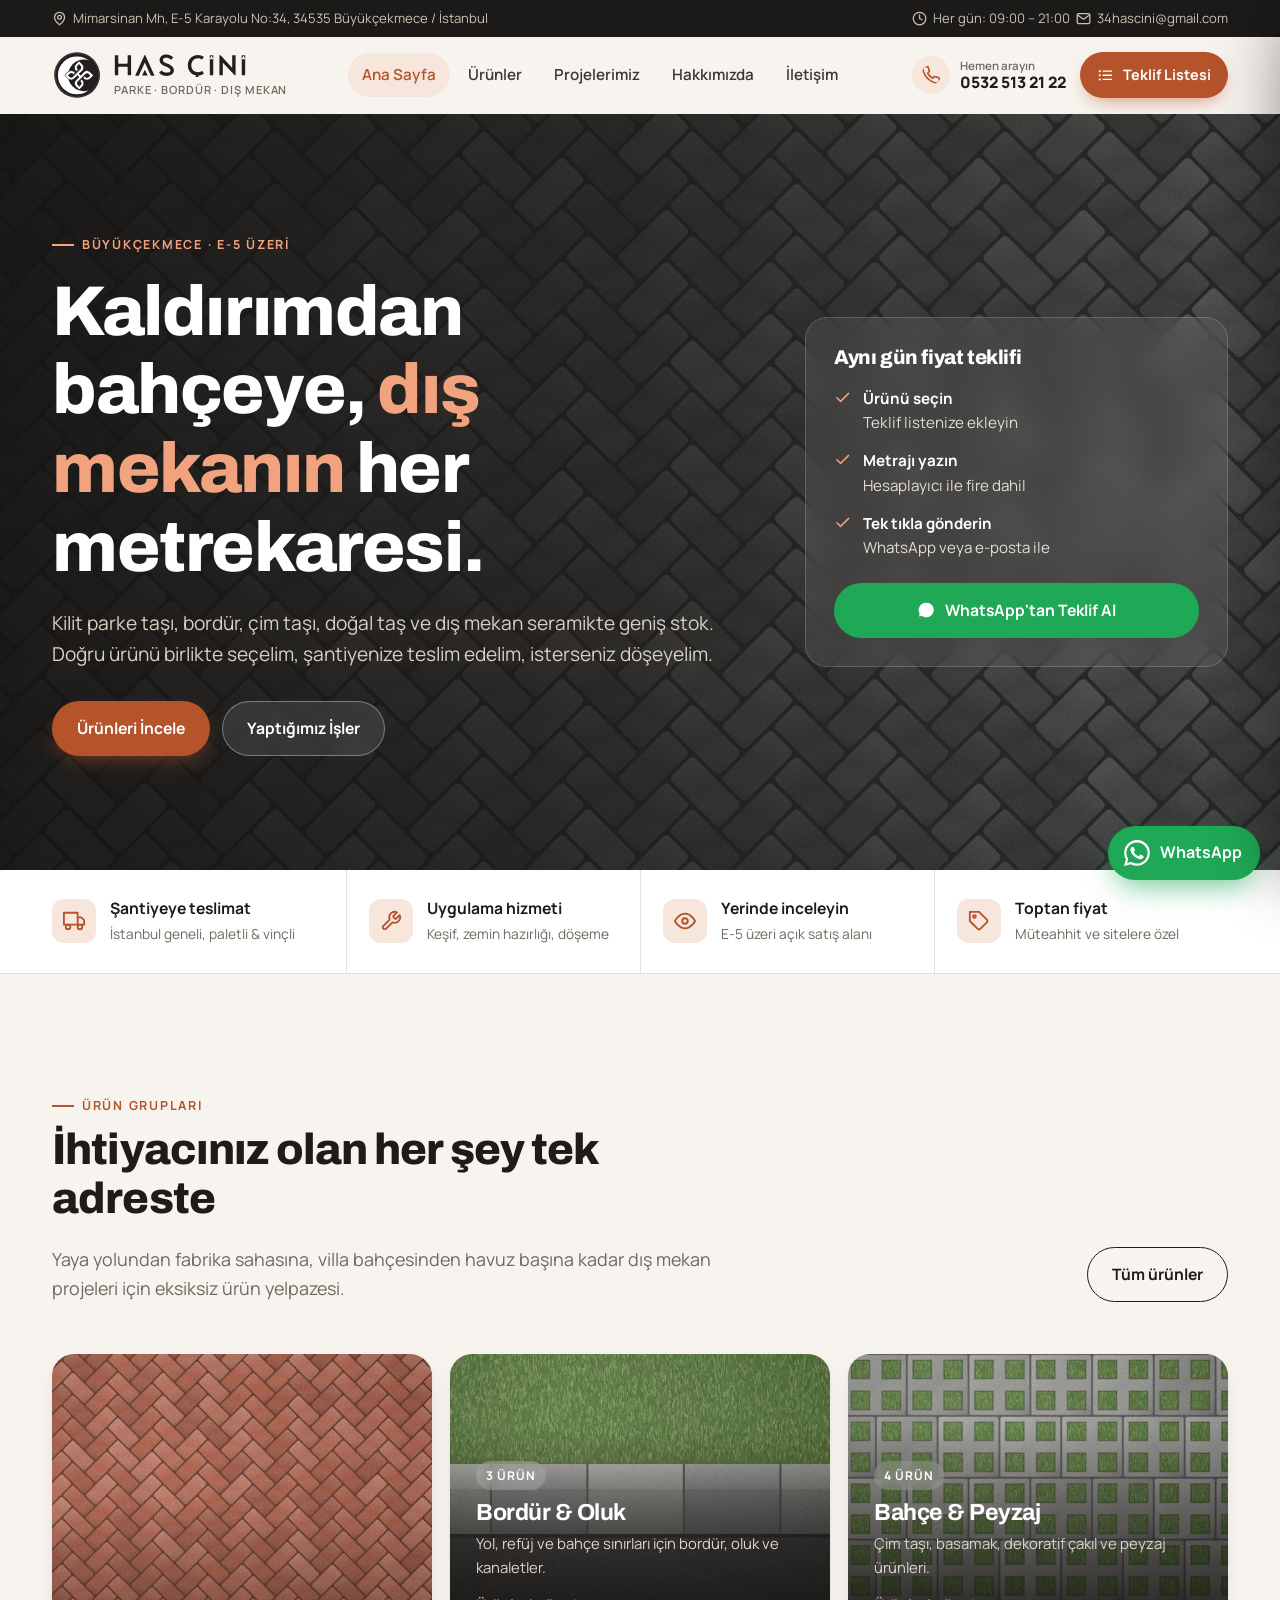
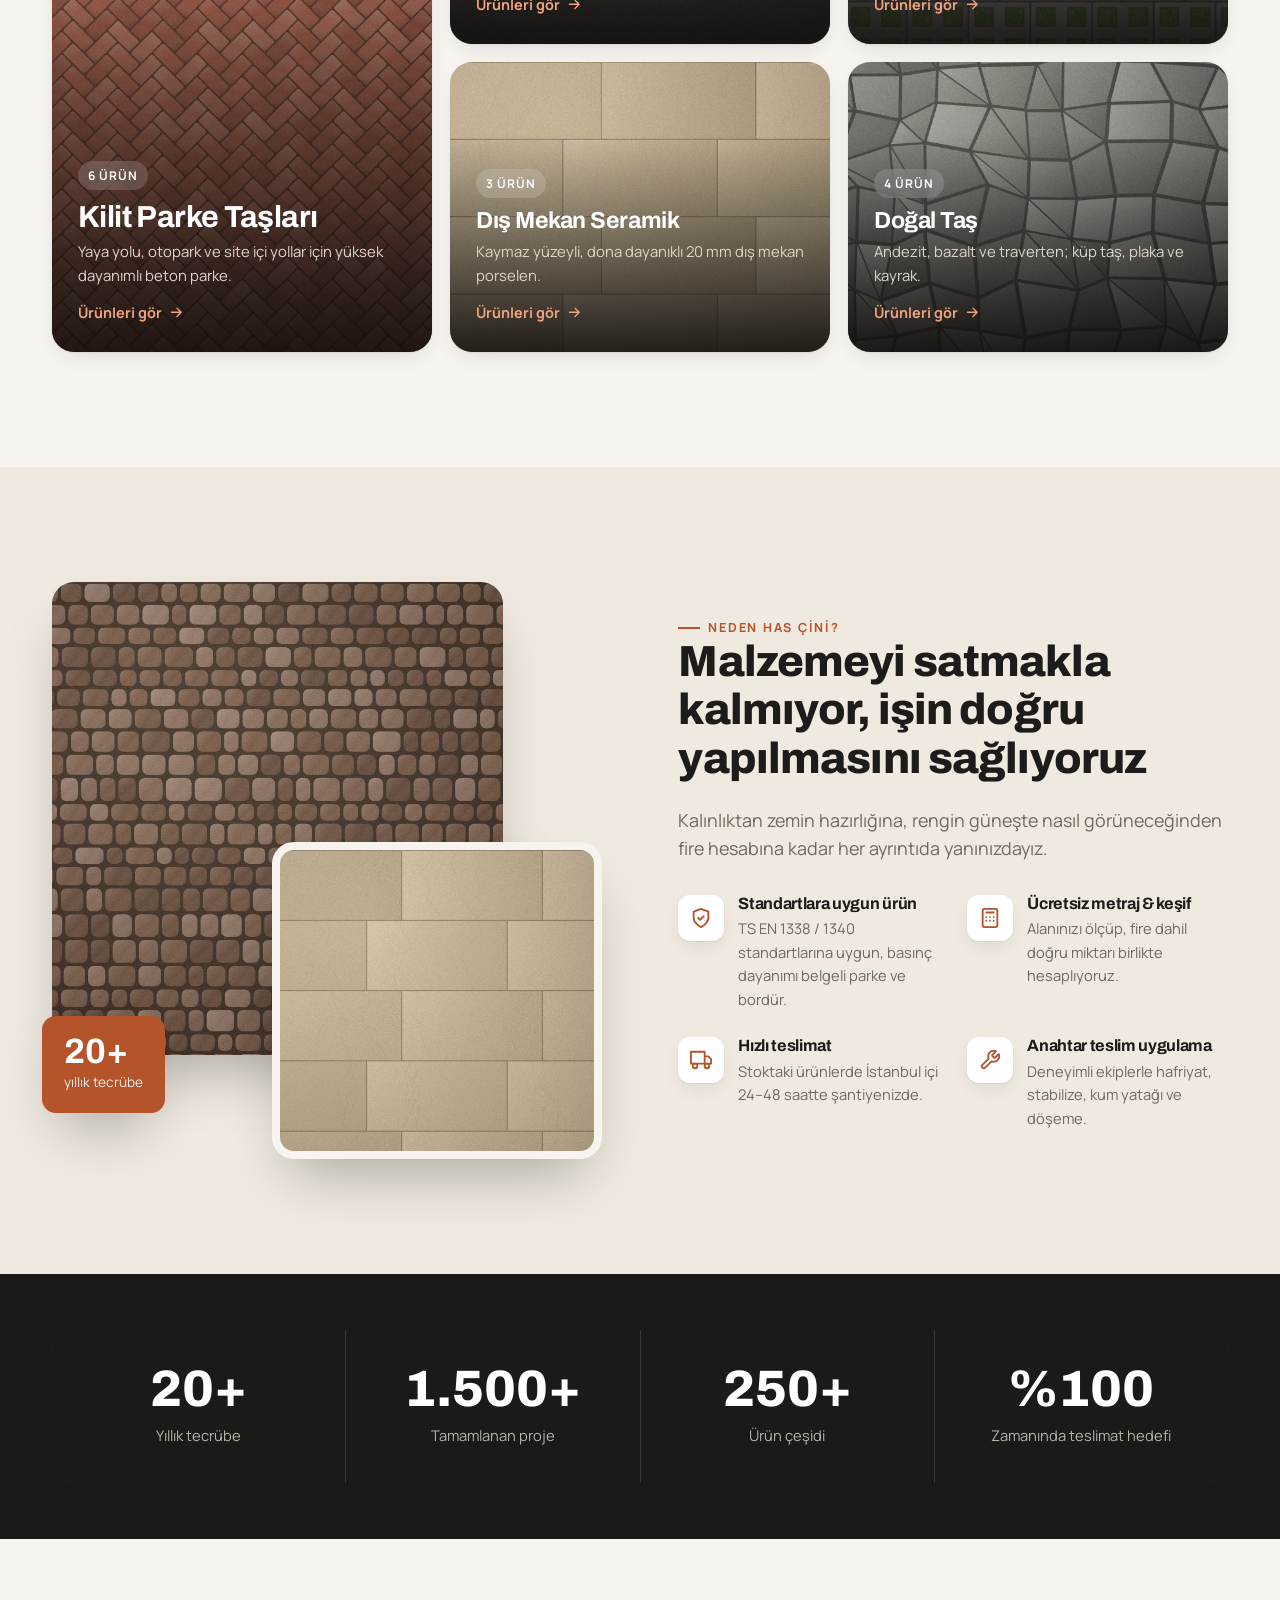
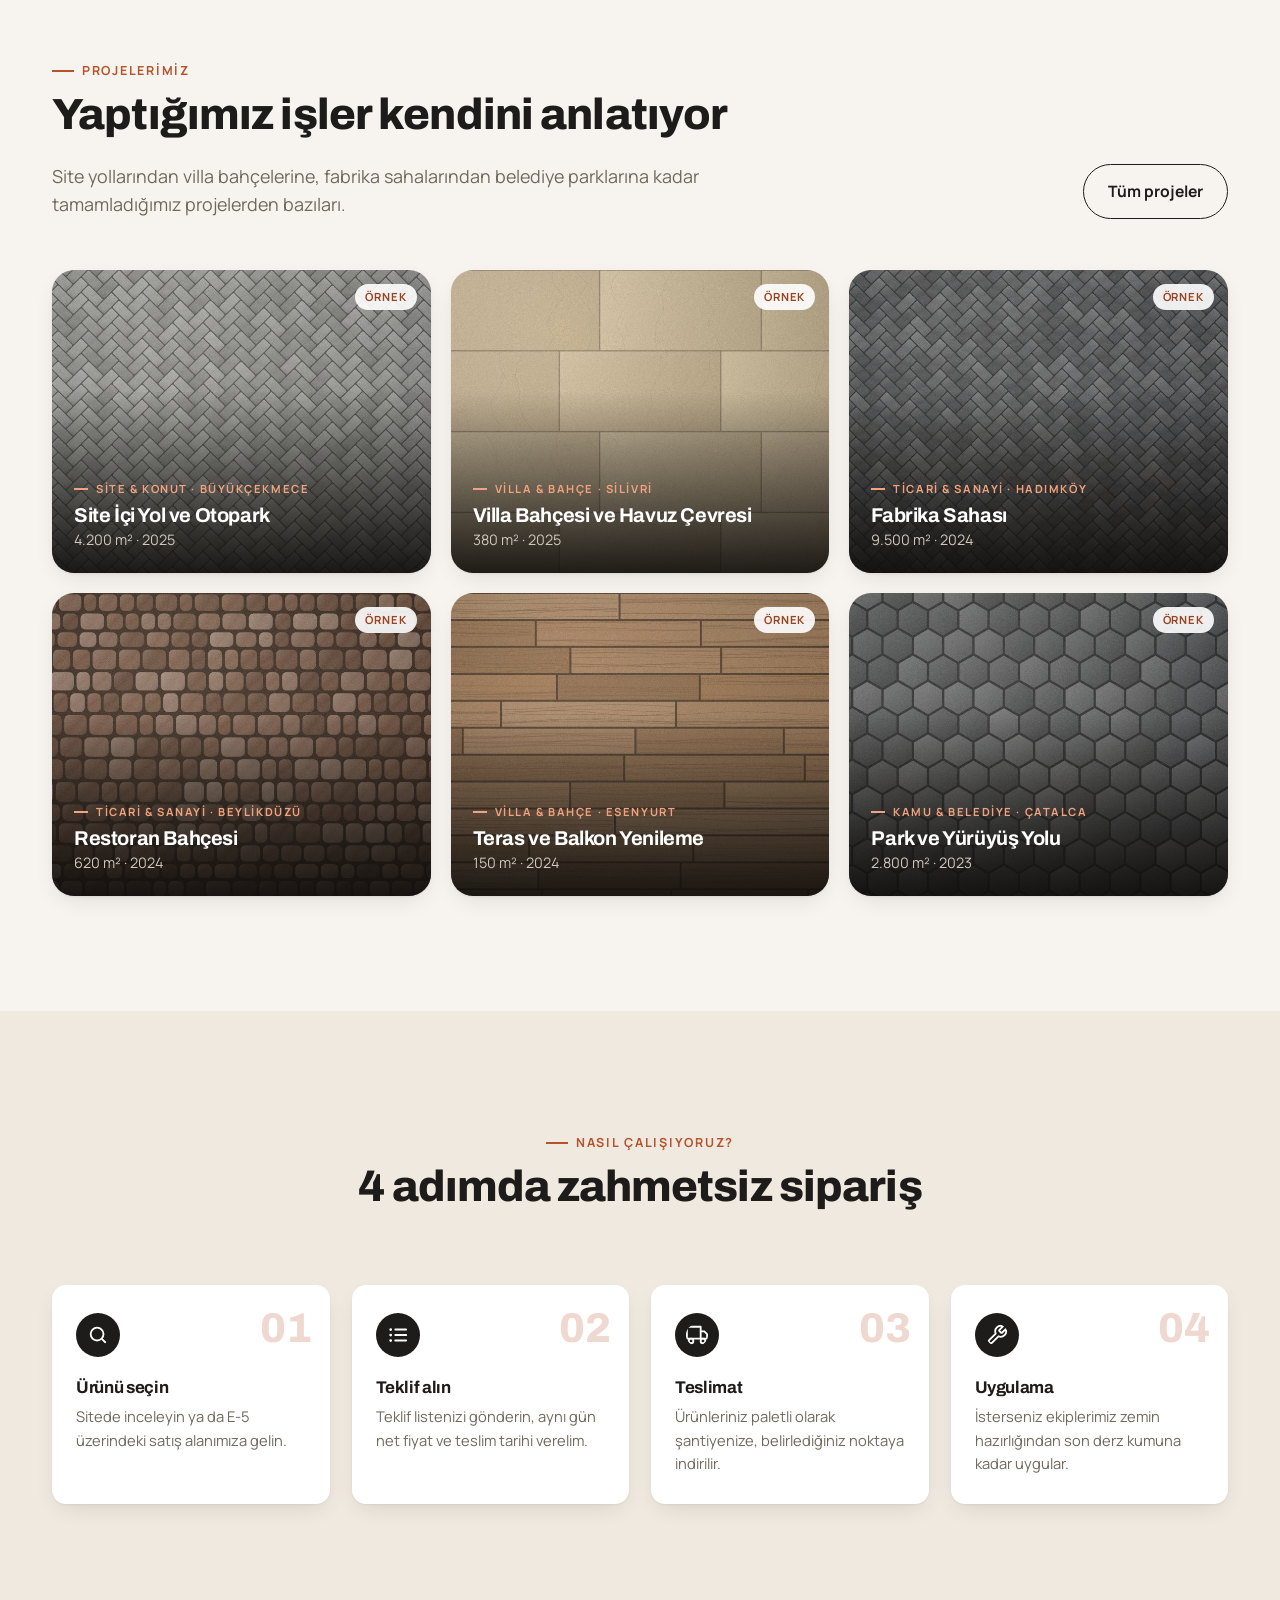
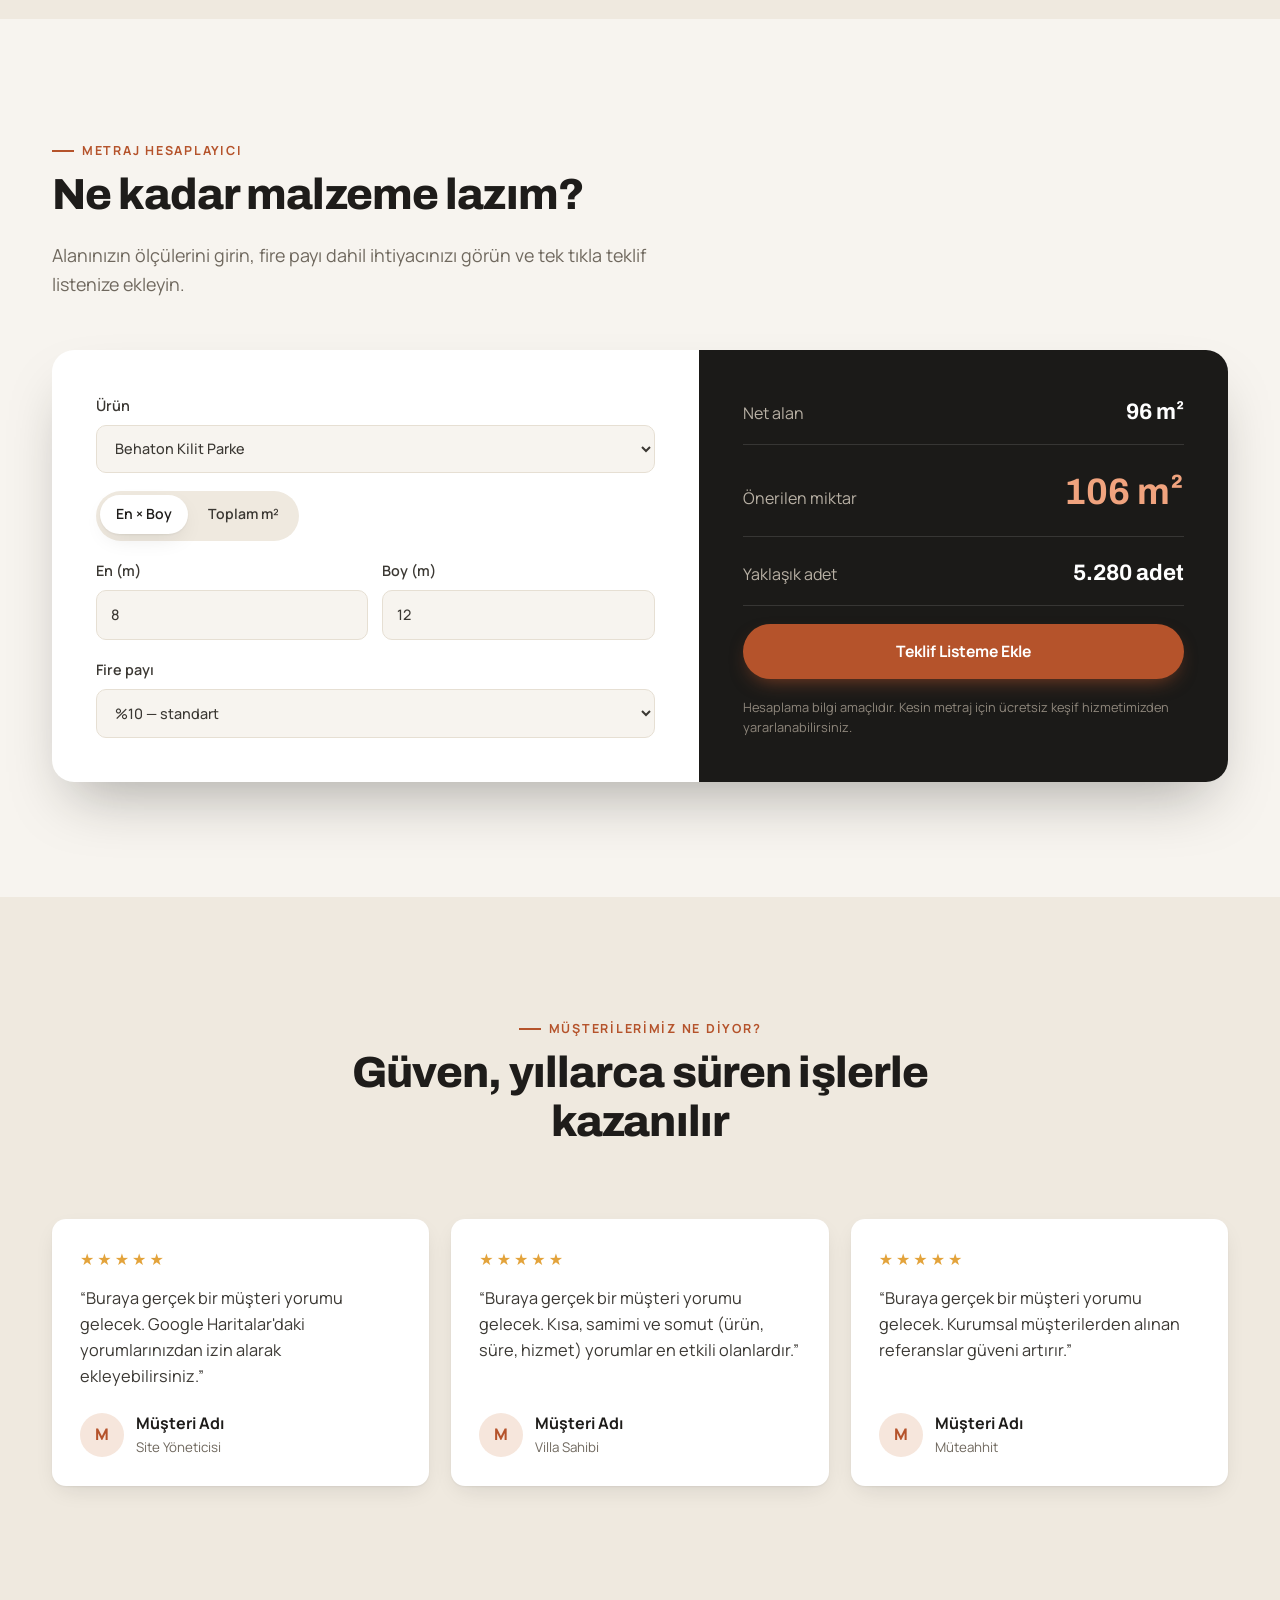
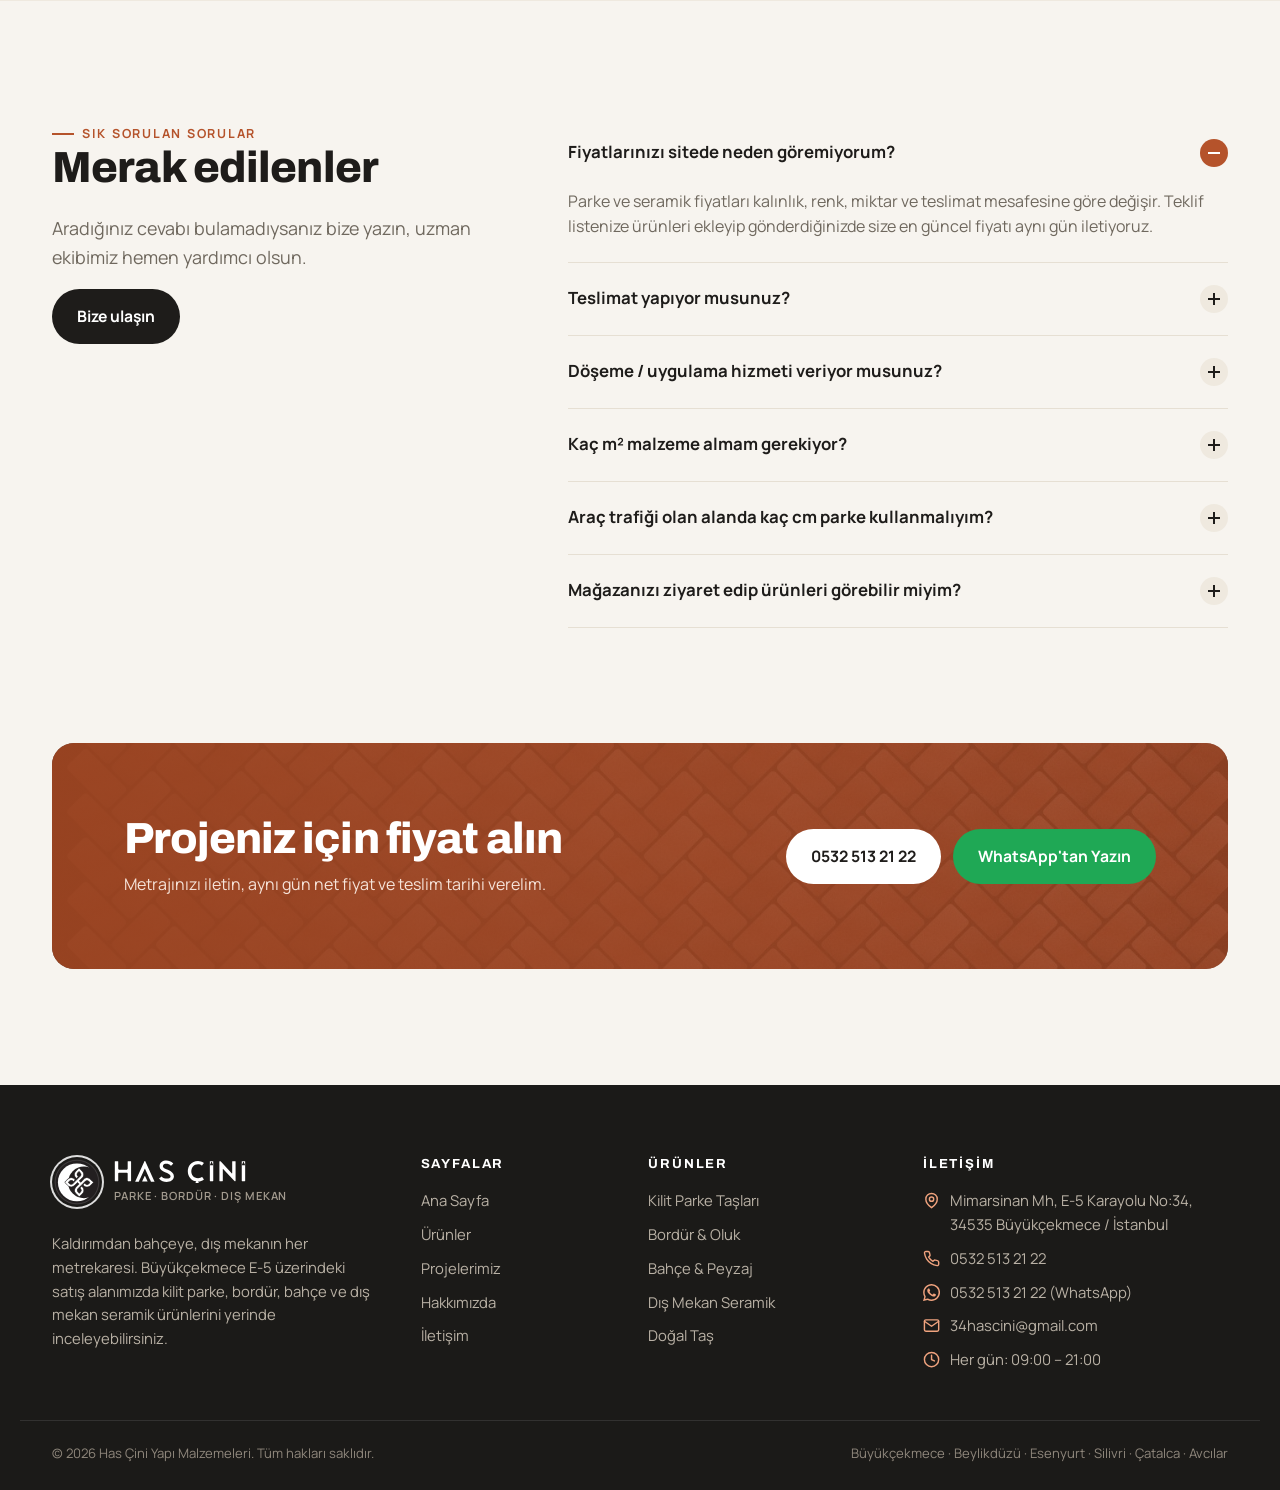
<file: index.html>
<!doctype html>
<html lang="tr">
<head>
  <meta charset="utf-8">
  <meta name="viewport" content="width=device-width, initial-scale=1">
  <title>Has Çini | Kilit Parke, Bordür, Bahçe ve Dış Mekan Seramik — Büyükçekmece</title>
  <meta name="description" content="Has Çini; Büyükçekmece E-5 üzerinde kilit parke taşı, bordür, çim taşı, bahçe düzenleme ürünleri ve dış mekan seramik satışı. İstanbul geneli teslimat ve uygulama. Hemen teklif alın.">
  <link rel="canonical" href="https://www.hascini.com/">
  <meta property="og:type" content="website">
  <meta property="og:locale" content="tr_TR">
  <meta property="og:title" content="Has Çini | Kilit Parke, Bordür ve Dış Mekan Ürünleri">
  <meta property="og:description" content="Kaldırımdan bahçeye, dış mekanın her metrekaresi. Büyükçekmece E-5 üzeri satış alanı, İstanbul geneli teslimat.">
  <meta property="og:url" content="https://www.hascini.com/">
  <meta property="og:image" content="https://www.hascini.com/assets/img/og.jpg">
  <meta name="theme-color" content="#1b1a18">
  <link rel="icon" href="assets/img/favicon.svg" type="image/svg+xml">
  <link rel="preconnect" href="https://fonts.googleapis.com">
  <link rel="preconnect" href="https://fonts.gstatic.com" crossorigin>
  <link href="https://fonts.googleapis.com/css2?family=Archivo:wght@600;700;800&family=Manrope:wght@400;500;600;700;800&display=swap" rel="stylesheet">
  <link rel="stylesheet" href="assets/css/style.css">
  <script type="application/ld+json">
  {
    "@context": "https://schema.org",
    "@type": "HomeAndConstructionBusiness",
    "name": "Has Çini",
    "url": "https://www.hascini.com/",
    "image": "https://www.hascini.com/assets/img/og.jpg",
    "description": "Kilit parke taşı, bordür, bahçe düzenleme ve dış mekan seramik ürünleri satışı ve uygulaması.",
    "telephone": "+905325132122",
    "email": "34hascini@gmail.com",
    "address": {
      "@type": "PostalAddress",
      "streetAddress": "Mimarsinan Mh, E-5 Karayolu No:34",
      "postalCode": "34535",
      "addressLocality": "Büyükçekmece",
      "addressRegion": "İstanbul",
      "addressCountry": "TR"
    },
    "geo": { "@type": "GeoCoordinates", "latitude": 41.01790358508834, "longitude": 28.560796890412625 },
    "hasMap": "https://www.google.com/maps/search/?api=1&query=41.01790358508834,28.560796890412625",
    "areaServed": ["Büyükçekmece", "Beylikdüzü", "Esenyurt", "Silivri", "Çatalca", "Avcılar", "İstanbul"],
    "openingHoursSpecification": [{
      "@type": "OpeningHoursSpecification",
      "dayOfWeek": ["Monday", "Tuesday", "Wednesday", "Thursday", "Friday", "Saturday", "Sunday"],
      "opens": "09:00", "closes": "21:00"
    }]
  }
  </script>
</head>
<body data-page="index">
  <a class="skip" href="#main">İçeriğe geç</a>
  <header id="site-header"></header>

  <main id="main">
    <!-- HERO -->
    <section class="hero">
      <div class="hero-bg" data-desen="herringbone" data-renk="Antrasit" data-w="1800" data-h="1100" aria-hidden="true"></div>
      <div class="container hero-in">
        <div>
          <span class="eyebrow">Büyükçekmece · E-5 Üzeri</span>
          <h1>Kaldırımdan bahçeye, <em>dış mekanın</em> her metrekaresi.</h1>
          <p class="lead">Kilit parke taşı, bordür, çim taşı, doğal taş ve dış mekan seramikte geniş stok. Doğru ürünü birlikte seçelim, şantiyenize teslim edelim, isterseniz döşeyelim.</p>
          <div class="hero-actions">
            <a class="btn btn-primary" href="urunler.html">Ürünleri İncele</a>
            <a class="btn btn-glass" href="projeler.html">Yaptığımız İşler</a>
          </div>
        </div>
        <aside class="hero-card" aria-label="Hızlı teklif">
          <h2>Aynı gün fiyat teklifi</h2>
          <ul>
            <li><svg class="ico" viewBox="0 0 24 24"><path d="M20 6 9 17l-5-5"/></svg><span><strong>Ürünü seçin</strong>Teklif listenize ekleyin</span></li>
            <li><svg class="ico" viewBox="0 0 24 24"><path d="M20 6 9 17l-5-5"/></svg><span><strong>Metrajı yazın</strong>Hesaplayıcı ile fire dahil</span></li>
            <li><svg class="ico" viewBox="0 0 24 24"><path d="M20 6 9 17l-5-5"/></svg><span><strong>Tek tıkla gönderin</strong>WhatsApp veya e-posta ile</span></li>
          </ul>
          <a class="btn btn-wa btn-block" data-site="whatsapp" data-mesaj="Merhaba, fiyat teklifi almak istiyorum." target="_blank" rel="noopener" href="#">
            <svg class="ico ico-fill" viewBox="0 0 24 24" aria-hidden="true"><path d="M12 2.2A9.8 9.8 0 0 0 3.6 17l-1 3.6 3.7-1A9.8 9.8 0 1 0 12 2.2zm5.5 12.2c-.3-.1-1.8-.9-2-1-.3-.1-.5-.1-.7.1l-.9 1.2c-.2.2-.3.2-.6.1-1.6-.8-2.7-1.6-3.8-3.4-.3-.5.3-.5.8-1.6v-.5l-.9-2.2c-.2-.6-.5-.5-.7-.5h-.6c-.2 0-.5.1-.8.4-.3.3-1 1-1 2.5s1.1 2.9 1.2 3.1c.1.2 2.1 3.2 5.1 4.5 1.9.8 2.6.9 3.6.7.6-.1 1.8-.7 2-1.4.2-.7.2-1.3.2-1.4-.1-.1-.3-.2-.6-.3z"/></svg>
            WhatsApp'tan Teklif Al
          </a>
        </aside>
      </div>
    </section>

    <!-- GÜVEN ŞERİDİ -->
    <section class="trust" aria-label="Hizmetlerimiz">
      <div class="container trust-in">
        <div class="trust-i"><svg class="ico" viewBox="0 0 24 24"><path d="M1 3h15v13H1zM16 8h4l3 3v5h-7z"/><circle cx="5.5" cy="18.5" r="2.5"/><circle cx="18.5" cy="18.5" r="2.5"/></svg><div><strong>Şantiyeye teslimat</strong><span>İstanbul geneli, paletli & vinçli</span></div></div>
        <div class="trust-i"><svg class="ico" viewBox="0 0 24 24"><path d="M14.7 6.3a1 1 0 0 0 0 1.4l1.6 1.6a1 1 0 0 0 1.4 0l3.8-3.8a6 6 0 0 1-7.9 7.9l-6.9 6.9a2.1 2.1 0 0 1-3-3l6.9-6.9a6 6 0 0 1 7.9-7.9l-3.8 3.8z"/></svg><div><strong>Uygulama hizmeti</strong><span>Keşif, zemin hazırlığı, döşeme</span></div></div>
        <div class="trust-i"><svg class="ico" viewBox="0 0 24 24"><path d="M1 12s4-8 11-8 11 8 11 8-4 8-11 8-11-8-11-8z"/><circle cx="12" cy="12" r="3"/></svg><div><strong>Yerinde inceleyin</strong><span>E-5 üzeri açık satış alanı</span></div></div>
        <div class="trust-i"><svg class="ico" viewBox="0 0 24 24"><path d="M20.6 13.4 13.4 20.6a2 2 0 0 1-2.8 0L2 12V2h10l8.6 8.6a2 2 0 0 1 0 2.8z"/><circle cx="7" cy="7" r="1.5"/></svg><div><strong>Toptan fiyat</strong><span>Müteahhit ve sitelere özel</span></div></div>
      </div>
    </section>

    <!-- KATEGORİLER -->
    <section class="section">
      <div class="container">
        <div class="head">
          <div>
            <span class="eyebrow">Ürün Grupları</span>
            <h2>İhtiyacınız olan her şey tek adreste</h2>
            <p class="lead">Yaya yolundan fabrika sahasına, villa bahçesinden havuz başına kadar dış mekan projeleri için eksiksiz ürün yelpazesi.</p>
          </div>
          <a class="btn btn-outline" href="urunler.html">Tüm ürünler</a>
        </div>
        <div class="cat-grid" id="kategori-grid"></div>
      </div>
    </section>

    <!-- NEDEN BİZ -->
    <section class="section section-alt">
      <div class="container split">
        <div class="media-stack reveal">
          <div class="m1" data-desen="cobble" data-renk="Kahverengi" data-w="900" data-h="900"></div>
          <div class="m2" data-desen="tile" data-renk="Bej" data-w="700" data-h="600"></div>
          <div class="badge-x"><strong data-yil>20+</strong><span>yıllık tecrübe</span></div>
        </div>
        <div>
          <span class="eyebrow">Neden Has Çini?</span>
          <h2>Malzemeyi satmakla kalmıyor, işin doğru yapılmasını sağlıyoruz</h2>
          <p class="lead">Kalınlıktan zemin hazırlığına, rengin güneşte nasıl görüneceğinden fire hesabına kadar her ayrıntıda yanınızdayız.</p>
          <div class="features">
            <div class="feature"><svg class="ico" viewBox="0 0 24 24"><path d="M12 22s8-4 8-10V5l-8-3-8 3v7c0 6 8 10 8 10z"/><path d="m9 12 2 2 4-4"/></svg><div><h3>Standartlara uygun ürün</h3><p>TS EN 1338 / 1340 standartlarına uygun, basınç dayanımı belgeli parke ve bordür.</p></div></div>
            <div class="feature"><svg class="ico" viewBox="0 0 24 24"><rect x="4" y="2" width="16" height="20" rx="2"/><path d="M8 6h8M8 11h.01M12 11h.01M16 11h.01M8 15h.01M12 15h.01M16 15h.01"/></svg><div><h3>Ücretsiz metraj & keşif</h3><p>Alanınızı ölçüp, fire dahil doğru miktarı birlikte hesaplıyoruz.</p></div></div>
            <div class="feature"><svg class="ico" viewBox="0 0 24 24"><path d="M1 3h15v13H1zM16 8h4l3 3v5h-7z"/><circle cx="5.5" cy="18.5" r="2.5"/><circle cx="18.5" cy="18.5" r="2.5"/></svg><div><h3>Hızlı teslimat</h3><p>Stoktaki ürünlerde İstanbul içi 24–48 saatte şantiyenizde.</p></div></div>
            <div class="feature"><svg class="ico" viewBox="0 0 24 24"><path d="M14.7 6.3a1 1 0 0 0 0 1.4l1.6 1.6a1 1 0 0 0 1.4 0l3.8-3.8a6 6 0 0 1-7.9 7.9l-6.9 6.9a2.1 2.1 0 0 1-3-3l6.9-6.9a6 6 0 0 1 7.9-7.9l-3.8 3.8z"/></svg><div><h3>Anahtar teslim uygulama</h3><p>Deneyimli ekiplerle hafriyat, stabilize, kum yatağı ve döşeme.</p></div></div>
          </div>
        </div>
      </div>
    </section>

    <!-- RAKAMLAR -->
    <section class="section-dark" style="padding: 56px 0">
      <div class="container"><div class="stats" id="rakamlar"></div></div>
    </section>

    <!-- PROJELER -->
    <section class="section">
      <div class="container">
        <div class="head">
          <div>
            <span class="eyebrow">Projelerimiz</span>
            <h2>Yaptığımız işler kendini anlatıyor</h2>
            <p class="lead">Site yollarından villa bahçelerine, fabrika sahalarından belediye parklarına kadar tamamladığımız projelerden bazıları.</p>
          </div>
          <a class="btn btn-outline" href="projeler.html">Tüm projeler</a>
        </div>
        <div class="projects" id="proje-grid" data-limit="6"></div>
      </div>
    </section>

    <!-- SÜREÇ -->
    <section class="section section-alt">
      <div class="container">
        <div class="head center"><div>
          <span class="eyebrow">Nasıl Çalışıyoruz?</span>
          <h2>4 adımda zahmetsiz sipariş</h2>
        </div></div>
        <div class="steps">
          <div class="step reveal"><svg class="ico" viewBox="0 0 24 24"><circle cx="11" cy="11" r="7"/><path d="m21 21-4.3-4.3"/></svg><h3>Ürünü seçin</h3><p>Sitede inceleyin ya da E-5 üzerindeki satış alanımıza gelin.</p></div>
          <div class="step reveal"><svg class="ico" viewBox="0 0 24 24"><path d="M9 6h12M9 12h12M9 18h12"/><path d="M4 6h.01M4 12h.01M4 18h.01" stroke-width="3"/></svg><h3>Teklif alın</h3><p>Teklif listenizi gönderin, aynı gün net fiyat ve teslim tarihi verelim.</p></div>
          <div class="step reveal"><svg class="ico" viewBox="0 0 24 24"><path d="M1 3h15v13H1zM16 8h4l3 3v5h-7z"/><circle cx="5.5" cy="18.5" r="2.5"/><circle cx="18.5" cy="18.5" r="2.5"/></svg><h3>Teslimat</h3><p>Ürünleriniz paletli olarak şantiyenize, belirlediğiniz noktaya indirilir.</p></div>
          <div class="step reveal"><svg class="ico" viewBox="0 0 24 24"><path d="M14.7 6.3a1 1 0 0 0 0 1.4l1.6 1.6a1 1 0 0 0 1.4 0l3.8-3.8a6 6 0 0 1-7.9 7.9l-6.9 6.9a2.1 2.1 0 0 1-3-3l6.9-6.9a6 6 0 0 1 7.9-7.9l-3.8 3.8z"/></svg><h3>Uygulama</h3><p>İsterseniz ekiplerimiz zemin hazırlığından son derz kumuna kadar uygular.</p></div>
        </div>
      </div>
    </section>

    <!-- HESAPLAYICI -->
    <section class="section" id="hesapla">
      <div class="container">
        <div class="head"><div>
          <span class="eyebrow">Metraj Hesaplayıcı</span>
          <h2>Ne kadar malzeme lazım?</h2>
          <p class="lead">Alanınızın ölçülerini girin, fire payı dahil ihtiyacınızı görün ve tek tıkla teklif listenize ekleyin.</p>
        </div></div>
        <div class="calc" id="hesaplayici">
          <div class="calc-form">
            <label>Ürün<select id="h-urun"></select></label>
            <div class="seg-radio" role="radiogroup" aria-label="Ölçü girişi">
              <label><input type="radio" name="h-mod" value="olcu" checked><span>En × Boy</span></label>
              <label><input type="radio" name="h-mod" value="alan"><span>Toplam m²</span></label>
            </div>
            <div class="row2 h-olcu">
              <label>En (m)<input id="h-en" type="number" min="0" step="0.1" value="8" inputmode="decimal"></label>
              <label>Boy (m)<input id="h-boy" type="number" min="0" step="0.1" value="12" inputmode="decimal"></label>
            </div>
            <div class="h-alan" hidden><label>Toplam alan (m²)<input id="h-m2" type="number" min="0" step="1" value="100" inputmode="decimal"></label></div>
            <label>Fire payı<select id="h-fire">
              <option value="5">%5 — düz, kesimi az alan</option>
              <option value="10" selected>%10 — standart</option>
              <option value="15">%15 — kavisli / çok kesimli alan</option>
            </select></label>
          </div>
          <div class="calc-out" aria-live="polite">
            <div class="r"><span>Net alan</span><strong id="h-net">—</strong></div>
            <div class="r big"><span>Önerilen miktar</span><strong id="h-top">—</strong></div>
            <div class="r" id="h-adet-w"><span>Yaklaşık adet</span><strong id="h-adet">—</strong></div>
            <button class="btn btn-primary" id="h-ekle" type="button">Teklif Listeme Ekle</button>
            <p class="fine">Hesaplama bilgi amaçlıdır. Kesin metraj için ücretsiz keşif hizmetimizden yararlanabilirsiniz.</p>
          </div>
        </div>
      </div>
    </section>

    <!-- YORUMLAR -->
    <section class="section section-alt">
      <div class="container">
        <div class="head center"><div>
          <span class="eyebrow">Müşterilerimiz Ne Diyor?</span>
          <h2>Güven, yıllarca süren işlerle kazanılır</h2>
        </div></div>
        <div class="quotes" id="yorumlar"></div>
      </div>
    </section>

    <!-- SSS -->
    <section class="section">
      <div class="container faq-wrap">
        <div>
          <span class="eyebrow">Sık Sorulan Sorular</span>
          <h2>Merak edilenler</h2>
          <p class="lead">Aradığınız cevabı bulamadıysanız bize yazın, uzman ekibimiz hemen yardımcı olsun.</p>
          <a class="btn btn-dark" href="iletisim.html">Bize ulaşın</a>
        </div>
        <div id="sss"></div>
      </div>
    </section>

    <!-- CTA -->
    <section class="section" style="padding-top: 0">
      <div class="container">
        <div class="cta">
          <div class="hero-bg" data-desen="herringbone" data-renk="Kırmızı" data-w="1400" data-h="600" aria-hidden="true"></div>
          <div>
            <h2>Projeniz için fiyat alın</h2>
            <p>Metrajınızı iletin, aynı gün net fiyat ve teslim tarihi verelim.</p>
          </div>
          <div class="cta-actions">
            <a class="btn btn-light" data-site="telefon" href="#">Telefon</a>
            <a class="btn btn-wa" data-site="whatsapp" data-mesaj="Merhaba, projem için fiyat teklifi almak istiyorum." target="_blank" rel="noopener" href="#">WhatsApp'tan Yazın</a>
          </div>
        </div>
      </div>
    </section>
  </main>

  <footer id="site-footer"></footer>

  <script src="assets/js/config.js"></script>
  <script src="assets/js/data.js"></script>
  <script src="assets/js/desen.js"></script>
  <script src="assets/js/main.js"></script>
</body>
</html>
</file>
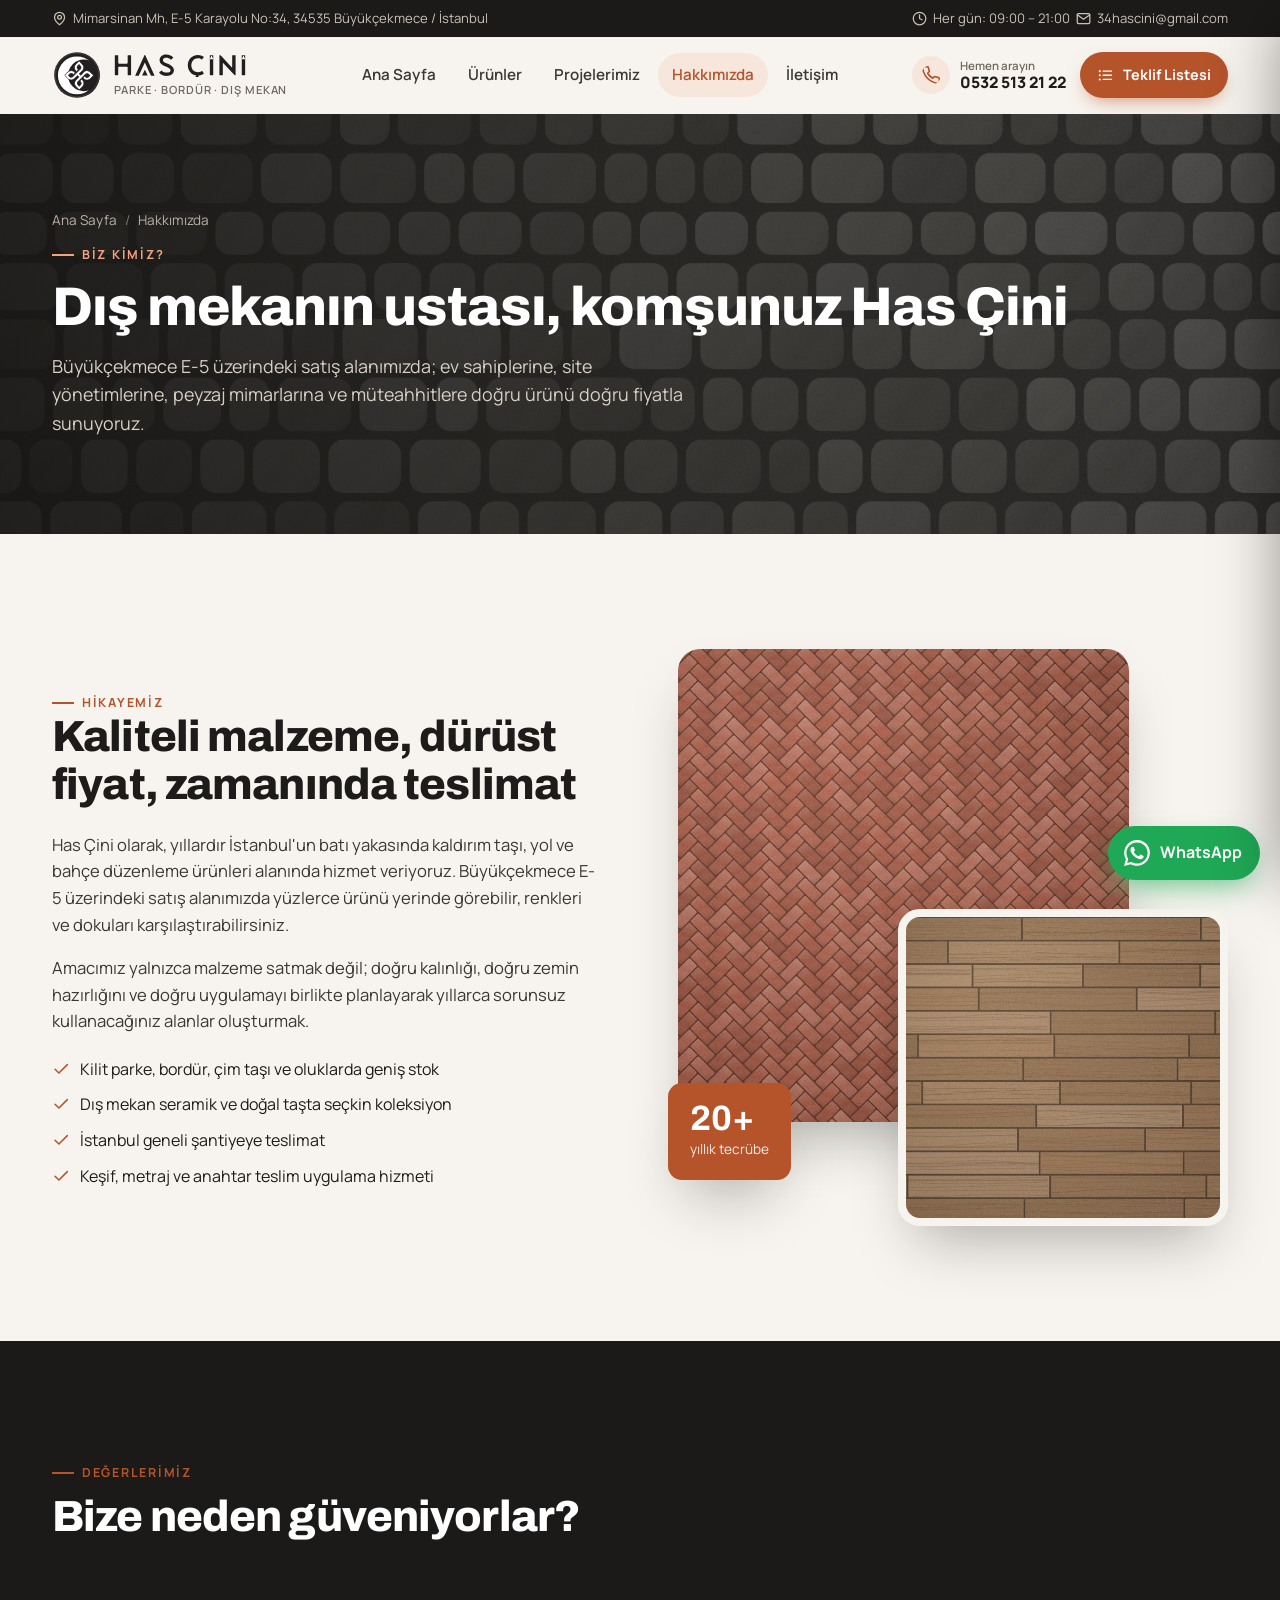
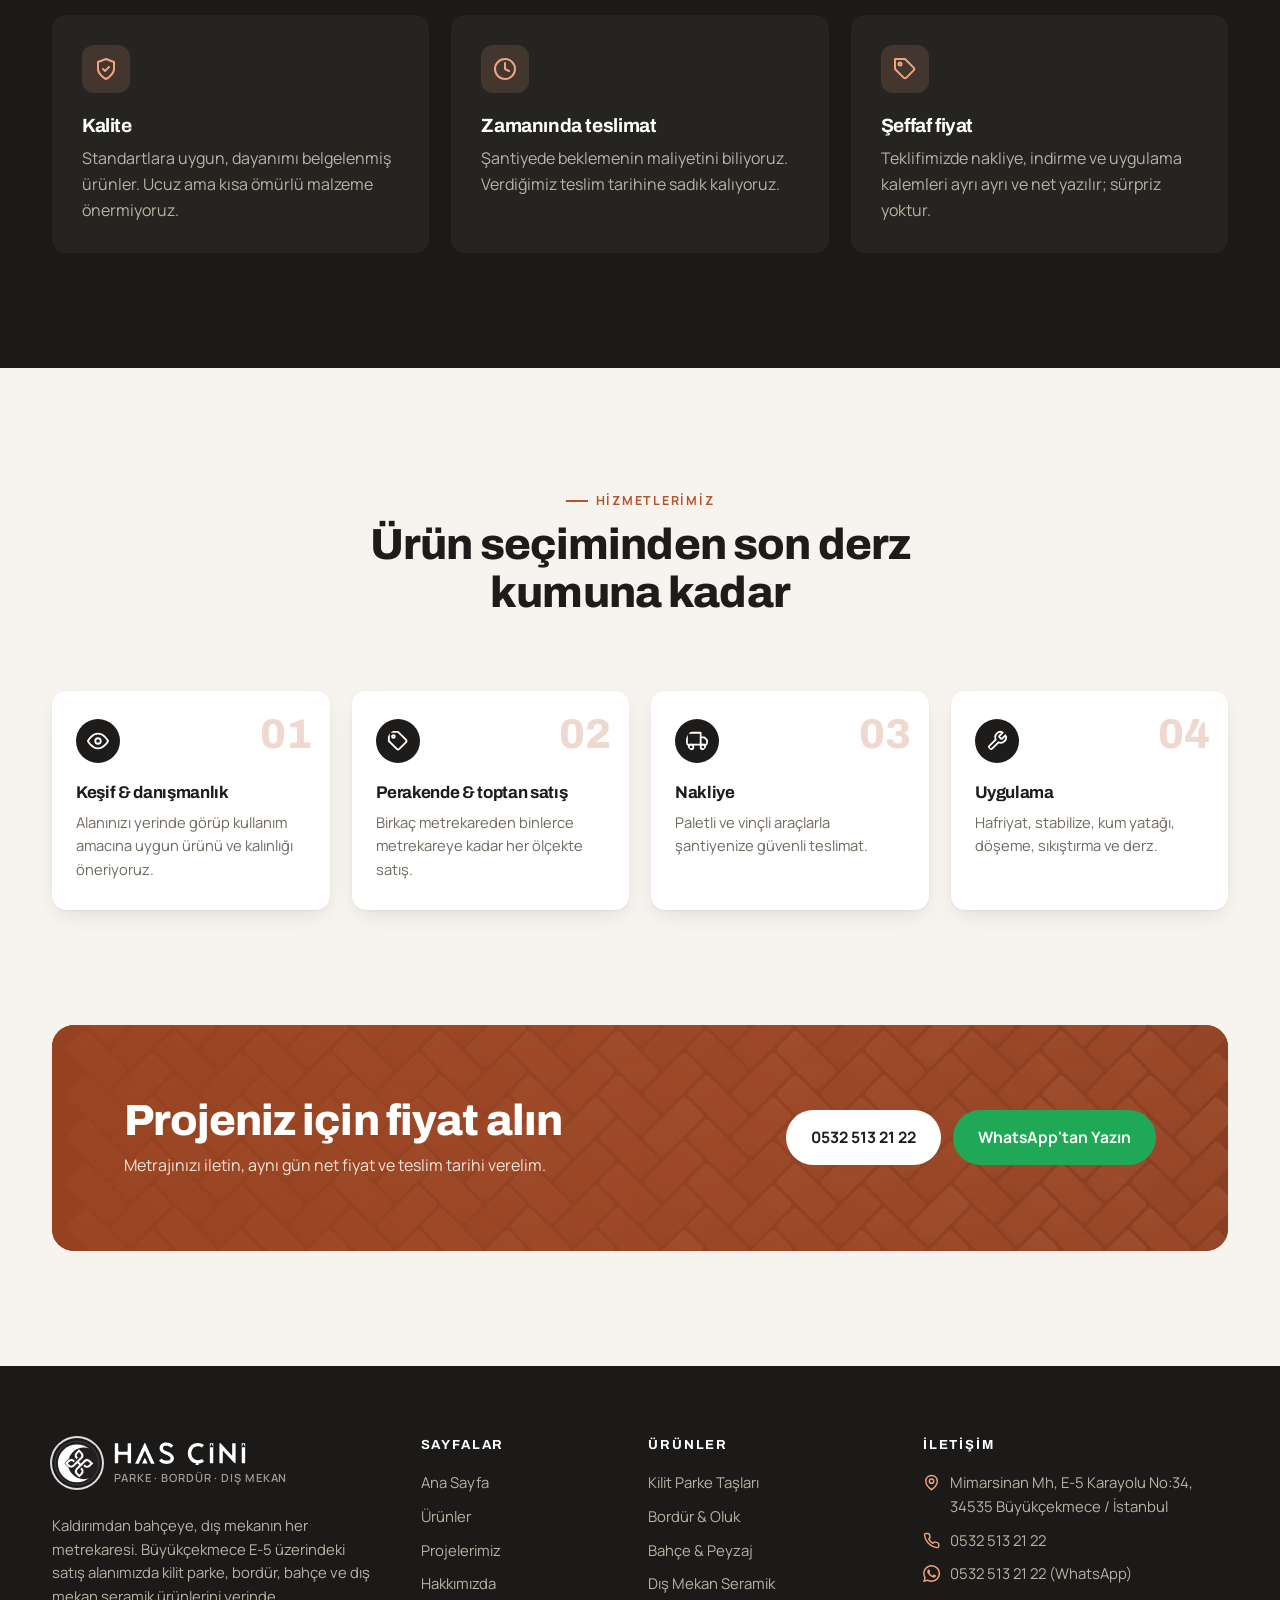
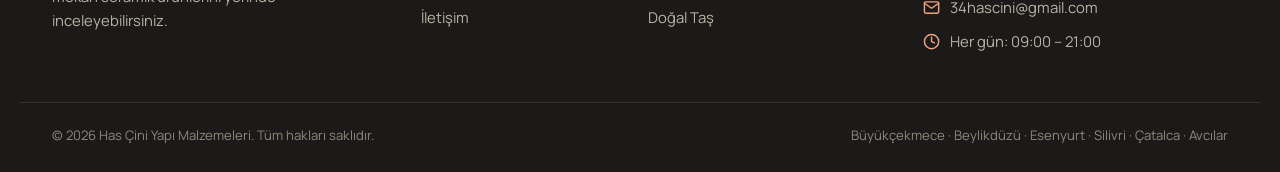
<file: hakkimizda.html>
<!doctype html>
<html lang="tr">
<head>
  <meta charset="utf-8">
  <meta name="viewport" content="width=device-width, initial-scale=1">
  <title>Hakkımızda | Has Çini — Büyükçekmece Parke ve Dış Mekan Ürünleri</title>
  <meta name="description" content="Has Çini, Büyükçekmece E-5 üzerinde kilit parke, bordür, bahçe ve dış mekan seramik ürünlerinin satışı ve uygulamasında güvenilir çözüm ortağınız.">
  <link rel="canonical" href="https://www.hascini.com/hakkimizda.html">
  <meta property="og:type" content="website">
  <meta property="og:locale" content="tr_TR">
  <meta property="og:title" content="Hakkımızda | Has Çini — Büyükçekmece Parke ve Dış Mekan Ürünleri">
  <meta property="og:description" content="Has Çini, Büyükçekmece E-5 üzerinde kilit parke, bordür, bahçe ve dış mekan seramik ürünlerinin satışı ve uygulamasında güvenilir çözüm ortağınız.">
  <meta property="og:url" content="https://www.hascini.com/hakkimizda.html">
  <meta property="og:image" content="https://www.hascini.com/assets/img/og.jpg">
  <meta name="theme-color" content="#1b1a18">
  <link rel="icon" href="assets/img/favicon.svg" type="image/svg+xml">
  <link rel="preconnect" href="https://fonts.googleapis.com">
  <link rel="preconnect" href="https://fonts.gstatic.com" crossorigin>
  <link href="https://fonts.googleapis.com/css2?family=Archivo:wght@600;700;800&family=Manrope:wght@400;500;600;700;800&display=swap" rel="stylesheet">
  <link rel="stylesheet" href="assets/css/style.css">
</head>
<body data-page="hakkimizda">
  <a class="skip" href="#main">İçeriğe geç</a>
  <header id="site-header"></header>

  <main id="main">
    <section class="page-hero">
      <div class="hero-bg" data-desen="cobble" data-renk="Gri" data-w="1600" data-h="600" aria-hidden="true"></div>
      <div class="container">
        <ol class="crumbs"><li><a href="index.html">Ana Sayfa</a></li><li>Hakkımızda</li></ol>
        <span class="eyebrow">Biz Kimiz?</span>
        <h1>Dış mekanın ustası, komşunuz Has Çini</h1>
        <p class="lead">Büyükçekmece E-5 üzerindeki satış alanımızda; ev sahiplerine, site yönetimlerine, peyzaj mimarlarına ve müteahhitlere doğru ürünü doğru fiyatla sunuyoruz.</p>
      </div>
    </section>

    <section class="section">
      <div class="container split">
        <div class="prose">
          <span class="eyebrow">Hikayemiz</span>
          <h2>Kaliteli malzeme, dürüst fiyat, zamanında teslimat</h2>
          <!-- TODO: Bu paragrafları işletmenin gerçek hikayesiyle güncelleyin (kuruluş yılı, kurucu, büyüme süreci) -->
          <p>Has Çini olarak, yıllardır İstanbul'un batı yakasında kaldırım taşı, yol ve bahçe düzenleme ürünleri alanında hizmet veriyoruz. Büyükçekmece E-5 üzerindeki satış alanımızda yüzlerce ürünü yerinde görebilir, renkleri ve dokuları karşılaştırabilirsiniz.</p>
          <p>Amacımız yalnızca malzeme satmak değil; doğru kalınlığı, doğru zemin hazırlığını ve doğru uygulamayı birlikte planlayarak yıllarca sorunsuz kullanacağınız alanlar oluşturmak.</p>
          <ul class="checks">
            <li><svg class="ico" viewBox="0 0 24 24"><path d="M20 6 9 17l-5-5"/></svg><span>Kilit parke, bordür, çim taşı ve oluklarda geniş stok</span></li>
            <li><svg class="ico" viewBox="0 0 24 24"><path d="M20 6 9 17l-5-5"/></svg><span>Dış mekan seramik ve doğal taşta seçkin koleksiyon</span></li>
            <li><svg class="ico" viewBox="0 0 24 24"><path d="M20 6 9 17l-5-5"/></svg><span>İstanbul geneli şantiyeye teslimat</span></li>
            <li><svg class="ico" viewBox="0 0 24 24"><path d="M20 6 9 17l-5-5"/></svg><span>Keşif, metraj ve anahtar teslim uygulama hizmeti</span></li>
          </ul>
        </div>
        <div class="media-stack reveal">
          <div class="m1" data-desen="herringbone" data-renk="Kırmızı" data-w="900" data-h="900"></div>
          <div class="m2" data-desen="wood" data-renk="Meşe" data-w="700" data-h="600"></div>
          <div class="badge-x"><strong data-yil>20+</strong><span>yıllık tecrübe</span></div>
        </div>
      </div>
    </section>

    <section class="section section-dark">
      <div class="container">
        <div class="head"><div>
          <span class="eyebrow">Değerlerimiz</span>
          <h2 style="color:#fff">Bize neden güveniyorlar?</h2>
        </div></div>
        <div class="values">
          <div class="value reveal"><svg class="ico" viewBox="0 0 24 24"><path d="M12 22s8-4 8-10V5l-8-3-8 3v7c0 6 8 10 8 10z"/><path d="m9 12 2 2 4-4"/></svg><h3>Kalite</h3><p>Standartlara uygun, dayanımı belgelenmiş ürünler. Ucuz ama kısa ömürlü malzeme önermiyoruz.</p></div>
          <div class="value reveal"><svg class="ico" viewBox="0 0 24 24"><circle cx="12" cy="12" r="10"/><path d="M12 6v6l4 2"/></svg><h3>Zamanında teslimat</h3><p>Şantiyede beklemenin maliyetini biliyoruz. Verdiğimiz teslim tarihine sadık kalıyoruz.</p></div>
          <div class="value reveal"><svg class="ico" viewBox="0 0 24 24"><path d="M20.6 13.4 13.4 20.6a2 2 0 0 1-2.8 0L2 12V2h10l8.6 8.6a2 2 0 0 1 0 2.8z"/><circle cx="7" cy="7" r="1.5"/></svg><h3>Şeffaf fiyat</h3><p>Teklifimizde nakliye, indirme ve uygulama kalemleri ayrı ayrı ve net yazılır; sürpriz yoktur.</p></div>
        </div>
      </div>
    </section>

    <section class="section">
      <div class="container">
        <div class="head center"><div>
          <span class="eyebrow">Hizmetlerimiz</span>
          <h2>Ürün seçiminden son derz kumuna kadar</h2>
        </div></div>
        <div class="steps">
          <div class="step reveal"><svg class="ico" viewBox="0 0 24 24"><path d="M1 12s4-8 11-8 11 8 11 8-4 8-11 8-11-8-11-8z"/><circle cx="12" cy="12" r="3"/></svg><h3>Keşif & danışmanlık</h3><p>Alanınızı yerinde görüp kullanım amacına uygun ürünü ve kalınlığı öneriyoruz.</p></div>
          <div class="step reveal"><svg class="ico" viewBox="0 0 24 24"><path d="M20.6 13.4 13.4 20.6a2 2 0 0 1-2.8 0L2 12V2h10l8.6 8.6a2 2 0 0 1 0 2.8z"/><circle cx="7" cy="7" r="1.5"/></svg><h3>Perakende & toptan satış</h3><p>Birkaç metrekareden binlerce metrekareye kadar her ölçekte satış.</p></div>
          <div class="step reveal"><svg class="ico" viewBox="0 0 24 24"><path d="M1 3h15v13H1zM16 8h4l3 3v5h-7z"/><circle cx="5.5" cy="18.5" r="2.5"/><circle cx="18.5" cy="18.5" r="2.5"/></svg><h3>Nakliye</h3><p>Paletli ve vinçli araçlarla şantiyenize güvenli teslimat.</p></div>
          <div class="step reveal"><svg class="ico" viewBox="0 0 24 24"><path d="M14.7 6.3a1 1 0 0 0 0 1.4l1.6 1.6a1 1 0 0 0 1.4 0l3.8-3.8a6 6 0 0 1-7.9 7.9l-6.9 6.9a2.1 2.1 0 0 1-3-3l6.9-6.9a6 6 0 0 1 7.9-7.9l-3.8 3.8z"/></svg><h3>Uygulama</h3><p>Hafriyat, stabilize, kum yatağı, döşeme, sıkıştırma ve derz.</p></div>
        </div>
      </div>
    </section>

    <section class="section" style="padding-top: 0">
      <div class="container">
        <div class="cta">
          <div class="hero-bg" data-desen="herringbone" data-renk="Kırmızı" data-w="1400" data-h="600" aria-hidden="true"></div>
          <div>
            <h2>Projeniz için fiyat alın</h2>
            <p>Metrajınızı iletin, aynı gün net fiyat ve teslim tarihi verelim.</p>
          </div>
          <div class="cta-actions">
            <a class="btn btn-light" data-site="telefon" href="#">Telefon</a>
            <a class="btn btn-wa" data-site="whatsapp" data-mesaj="Merhaba, projem için fiyat teklifi almak istiyorum." target="_blank" rel="noopener" href="#">WhatsApp'tan Yazın</a>
          </div>
        </div>
      </div>
    </section>
  </main>

  <footer id="site-footer"></footer>

  <script src="assets/js/config.js"></script>
  <script src="assets/js/data.js"></script>
  <script src="assets/js/desen.js"></script>
  <script src="assets/js/main.js"></script>
</body>
</html>
</file>
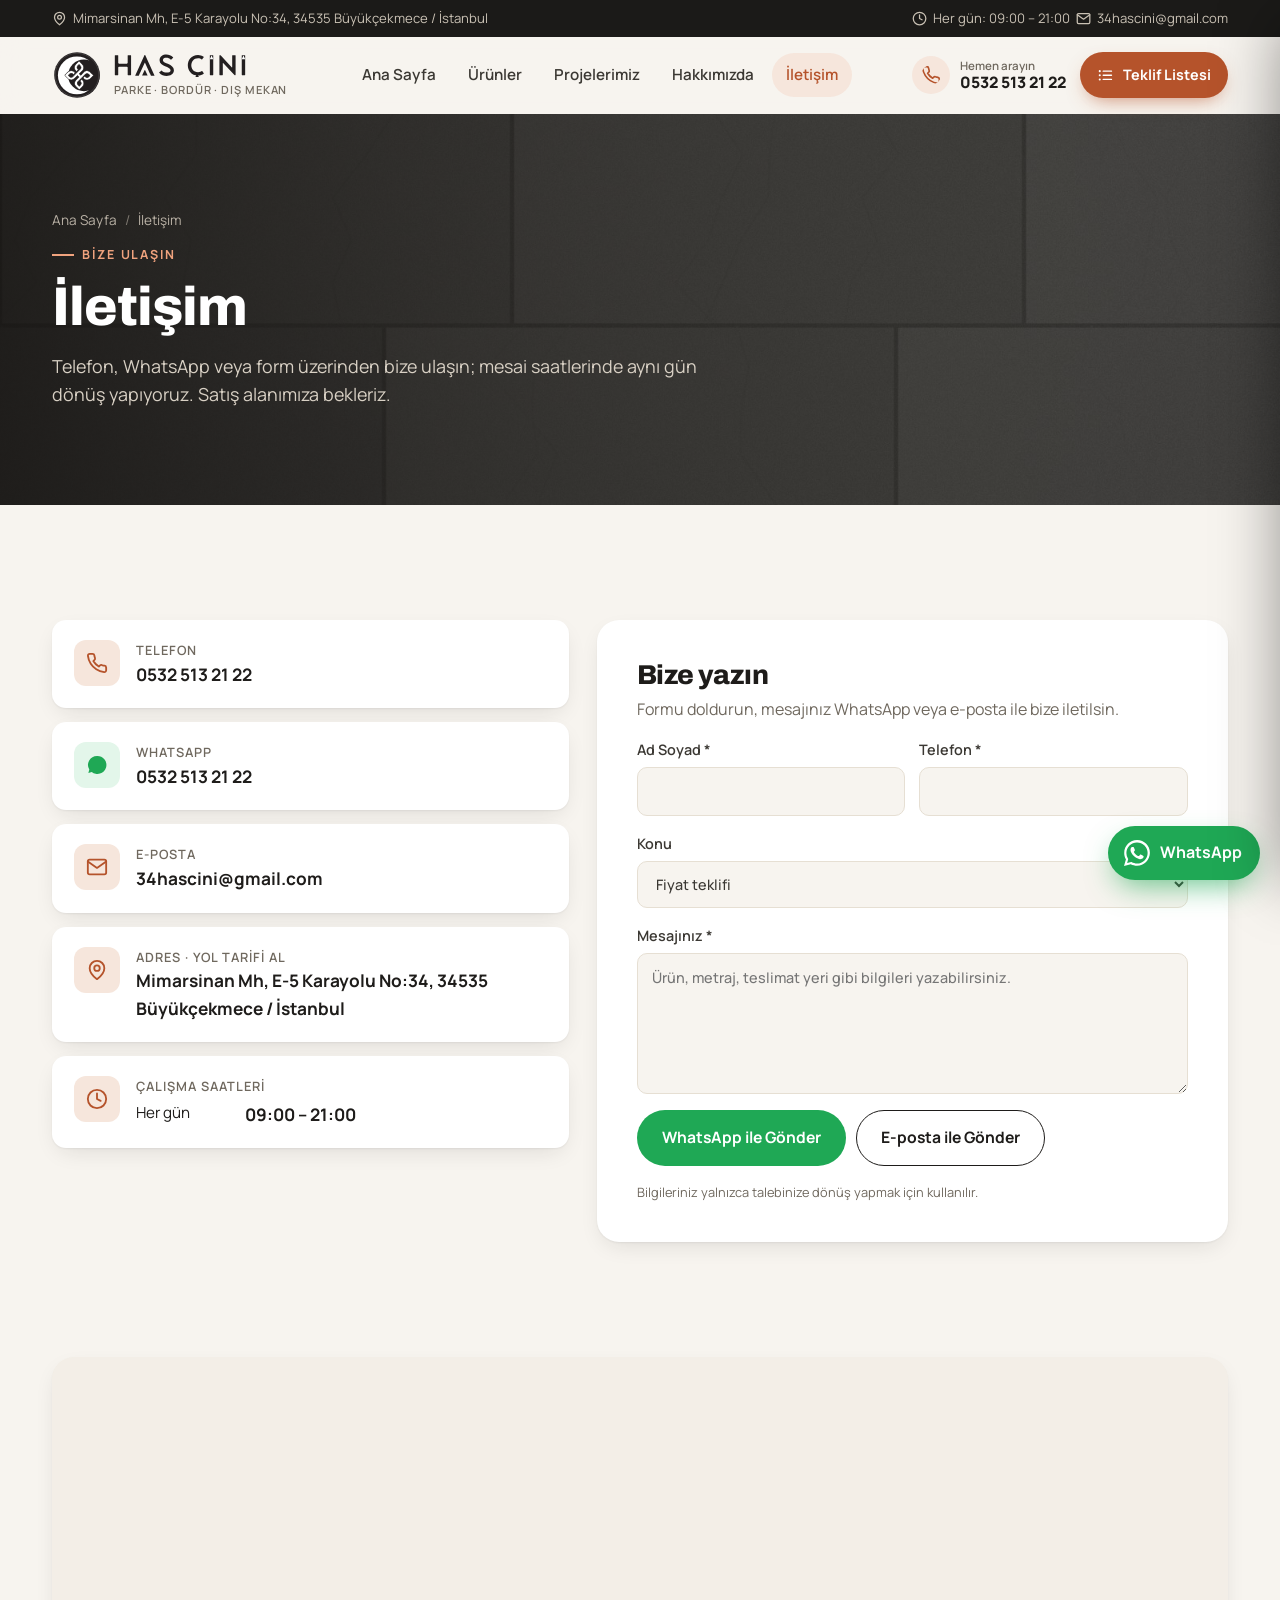
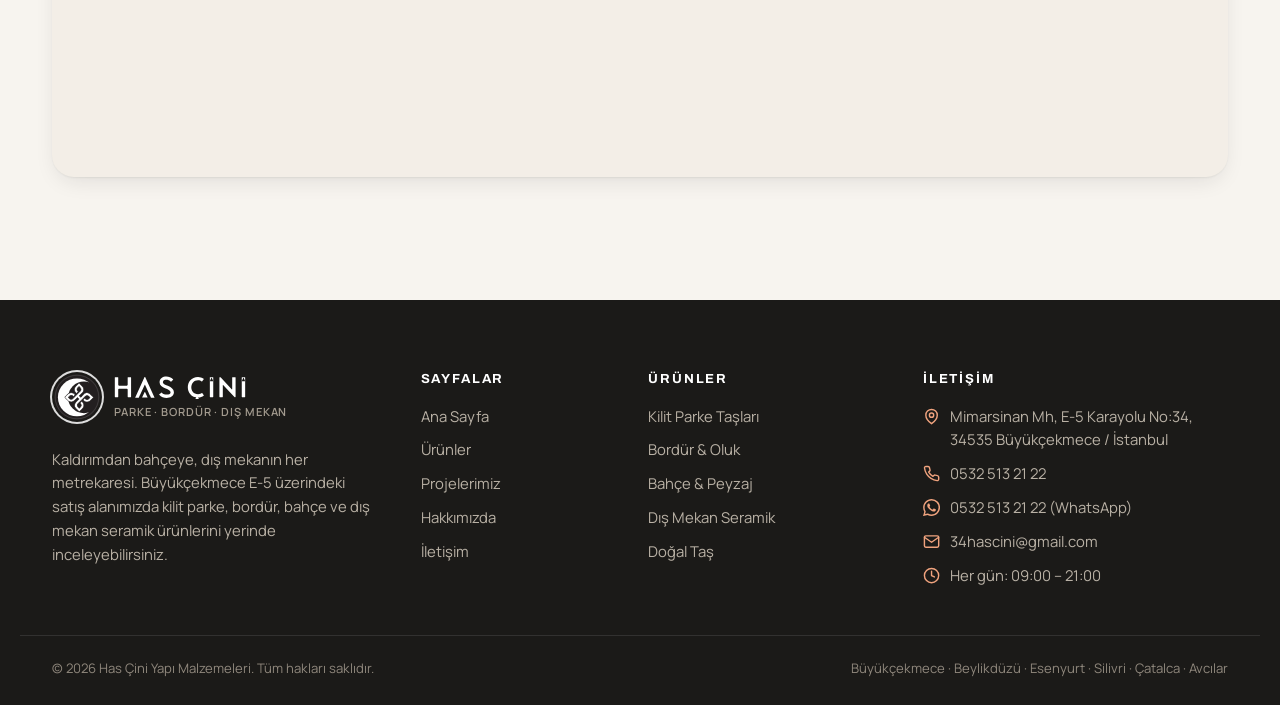
<file: iletisim.html>
<!doctype html>
<html lang="tr">
<head>
  <meta charset="utf-8">
  <meta name="viewport" content="width=device-width, initial-scale=1">
  <title>İletişim | Has Çini — Büyükçekmece E-5 Üzeri</title>
  <meta name="description" content="Has Çini iletişim bilgileri: Büyükçekmece E-5 üzeri satış alanı, telefon, WhatsApp, e-posta, çalışma saatleri ve yol tarifi.">
  <link rel="canonical" href="https://www.hascini.com/iletisim.html">
  <meta property="og:type" content="website">
  <meta property="og:locale" content="tr_TR">
  <meta property="og:title" content="İletişim | Has Çini — Büyükçekmece E-5 Üzeri">
  <meta property="og:description" content="Has Çini iletişim bilgileri: Büyükçekmece E-5 üzeri satış alanı, telefon, WhatsApp, e-posta, çalışma saatleri ve yol tarifi.">
  <meta property="og:url" content="https://www.hascini.com/iletisim.html">
  <meta property="og:image" content="https://www.hascini.com/assets/img/og.jpg">
  <meta name="theme-color" content="#1b1a18">
  <link rel="icon" href="assets/img/favicon.svg" type="image/svg+xml">
  <link rel="preconnect" href="https://fonts.googleapis.com">
  <link rel="preconnect" href="https://fonts.gstatic.com" crossorigin>
  <link href="https://fonts.googleapis.com/css2?family=Archivo:wght@600;700;800&family=Manrope:wght@400;500;600;700;800&display=swap" rel="stylesheet">
  <link rel="stylesheet" href="assets/css/style.css">
</head>
<body data-page="iletisim">
  <a class="skip" href="#main">İçeriğe geç</a>
  <header id="site-header"></header>

  <main id="main">
    <section class="page-hero">
      <div class="hero-bg" data-desen="tile" data-renk="Gri" data-w="1600" data-h="600" aria-hidden="true"></div>
      <div class="container">
        <ol class="crumbs"><li><a href="index.html">Ana Sayfa</a></li><li>İletişim</li></ol>
        <span class="eyebrow">Bize Ulaşın</span>
        <h1>İletişim</h1>
        <p class="lead">Telefon, WhatsApp veya form üzerinden bize ulaşın; mesai saatlerinde aynı gün dönüş yapıyoruz. Satış alanımıza bekleriz.</p>
      </div>
    </section>

    <section class="section">
      <div class="container contact-grid">
        <div class="info-cards">
          <a class="info-card" data-site-card="telefon" href="#"><svg class="ico" viewBox="0 0 24 24"><path d="M22 16.9v3a2 2 0 0 1-2.2 2 19.8 19.8 0 0 1-8.6-3.1 19.5 19.5 0 0 1-6-6A19.8 19.8 0 0 1 2.1 4.2 2 2 0 0 1 4.1 2h3a2 2 0 0 1 2 1.7c.1 1 .4 1.9.7 2.8a2 2 0 0 1-.5 2.1L8 9.9a16 16 0 0 0 6 6l1.3-1.3a2 2 0 0 1 2.1-.4c.9.3 1.8.6 2.8.7a2 2 0 0 1 1.7 2z"/></svg><div><small>Telefon</small><strong data-site="telefon"></strong></div></a>
          <a class="info-card wa" data-site="whatsapp" data-mesaj="Merhaba, bilgi almak istiyorum." target="_blank" rel="noopener" href="#"><svg class="ico ico-fill" viewBox="0 0 24 24"><path d="M12 2.2A9.8 9.8 0 0 0 3.6 17l-1 3.6 3.7-1A9.8 9.8 0 1 0 12 2.2zm5.5 12.2c-.3-.1-1.8-.9-2-1-.3-.1-.5-.1-.7.1l-.9 1.2c-.2.2-.3.2-.6.1-1.6-.8-2.7-1.6-3.8-3.4-.3-.5.3-.5.8-1.6v-.5l-.9-2.2c-.2-.6-.5-.5-.7-.5h-.6c-.2 0-.5.1-.8.4-.3.3-1 1-1 2.5s1.1 2.9 1.2 3.1c.1.2 2.1 3.2 5.1 4.5 1.9.8 2.6.9 3.6.7.6-.1 1.8-.7 2-1.4.2-.7.2-1.3.2-1.4-.1-.1-.3-.2-.6-.3z"/></svg><div><small>WhatsApp</small><strong data-site-text="gsm"></strong></div></a>
          <a class="info-card" data-site-card="eposta" href="#"><svg class="ico" viewBox="0 0 24 24"><rect x="2" y="4" width="20" height="16" rx="2"/><path d="m22 6-10 7L2 6"/></svg><div><small>E-posta</small><strong data-site="eposta"></strong></div></a>
          <a class="info-card" data-site-card="adres" target="_blank" rel="noopener" href="#"><svg class="ico" viewBox="0 0 24 24"><path d="M20 10c0 6-8 12-8 12s-8-6-8-12a8 8 0 0 1 16 0z"/><circle cx="12" cy="10" r="3"/></svg><div><small>Adres · Yol tarifi al</small><strong data-site="adres"></strong></div></a>
          <div class="info-card"><svg class="ico" viewBox="0 0 24 24"><circle cx="12" cy="12" r="10"/><path d="M12 6v6l4 2"/></svg><div><small>Çalışma saatleri</small><ul class="hours" data-site="saatler"></ul></div></div>
        </div>

        <form class="form-card" id="iletisim-form" novalidate>
          <div>
            <h2>Bize yazın</h2>
            <p class="muted" style="margin:6px 0 0">Formu doldurun, mesajınız WhatsApp veya e-posta ile bize iletilsin.</p>
          </div>
          <div class="row2">
            <label>Ad Soyad *<input name="ad" autocomplete="name" required></label>
            <label>Telefon *<input name="tel" type="tel" autocomplete="tel" required></label>
          </div>
          <label>Konu<select name="konu">
            <option>Fiyat teklifi</option>
            <option>Keşif / uygulama talebi</option>
            <option>Ürün bilgisi</option>
            <option>Toptan / bayi</option>
            <option>Diğer</option>
          </select></label>
          <label>Mesajınız *<textarea name="mesaj" rows="5" required placeholder="Ürün, metraj, teslimat yeri gibi bilgileri yazabilirsiniz."></textarea></label>
          <div class="form-actions">
            <button class="btn btn-wa" type="submit">WhatsApp ile Gönder</button>
            <button class="btn btn-outline" type="button" id="form-mail">E-posta ile Gönder</button>
          </div>
          <p class="fine">Bilgileriniz yalnızca talebinize dönüş yapmak için kullanılır.</p>
        </form>
      </div>
    </section>

    <section class="section" style="padding-top: 0">
      <div class="container">
        <iframe class="map" data-site="harita" title="Has Çini konum haritası" loading="lazy" referrerpolicy="no-referrer-when-downgrade"></iframe>
      </div>
    </section>
  </main>

  <footer id="site-footer"></footer>

  <script src="assets/js/config.js"></script>
  <script src="assets/js/data.js"></script>
  <script src="assets/js/desen.js"></script>
  <script src="assets/js/main.js"></script>
</body>
</html>
</file>
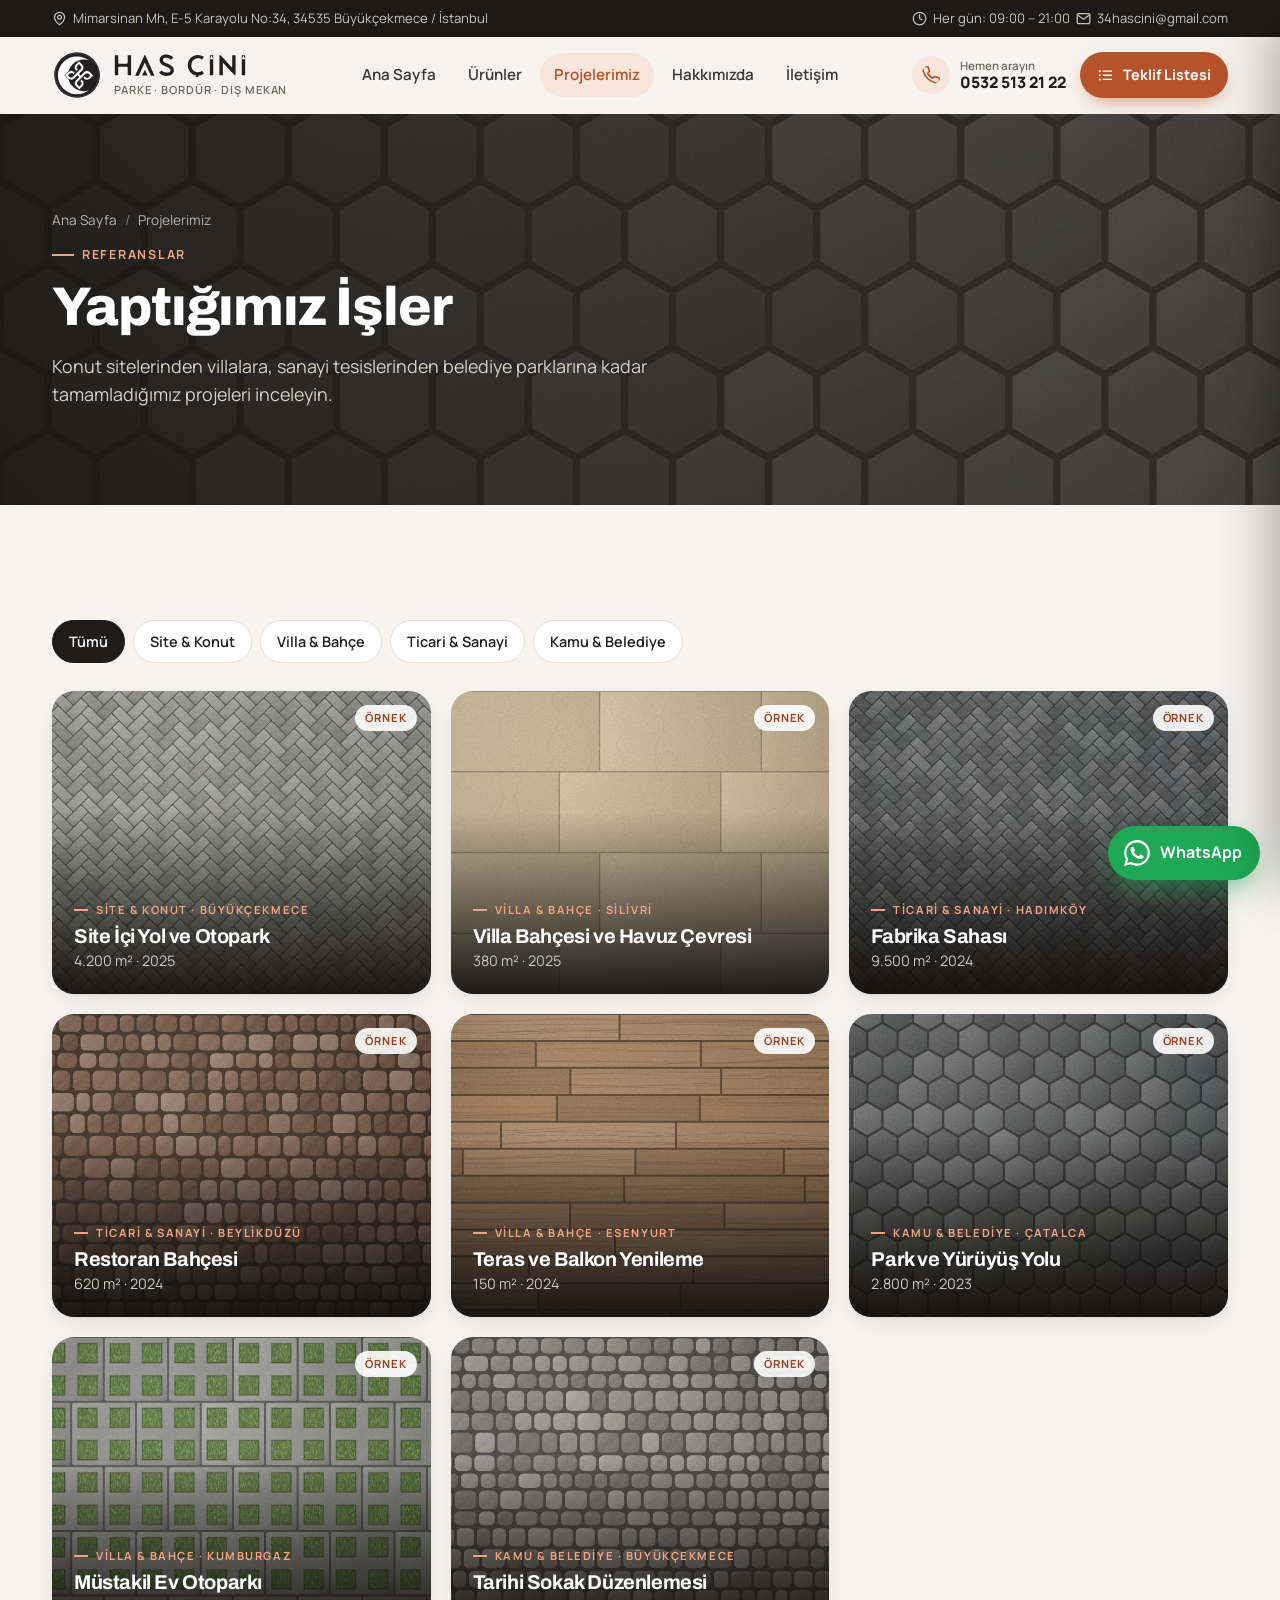
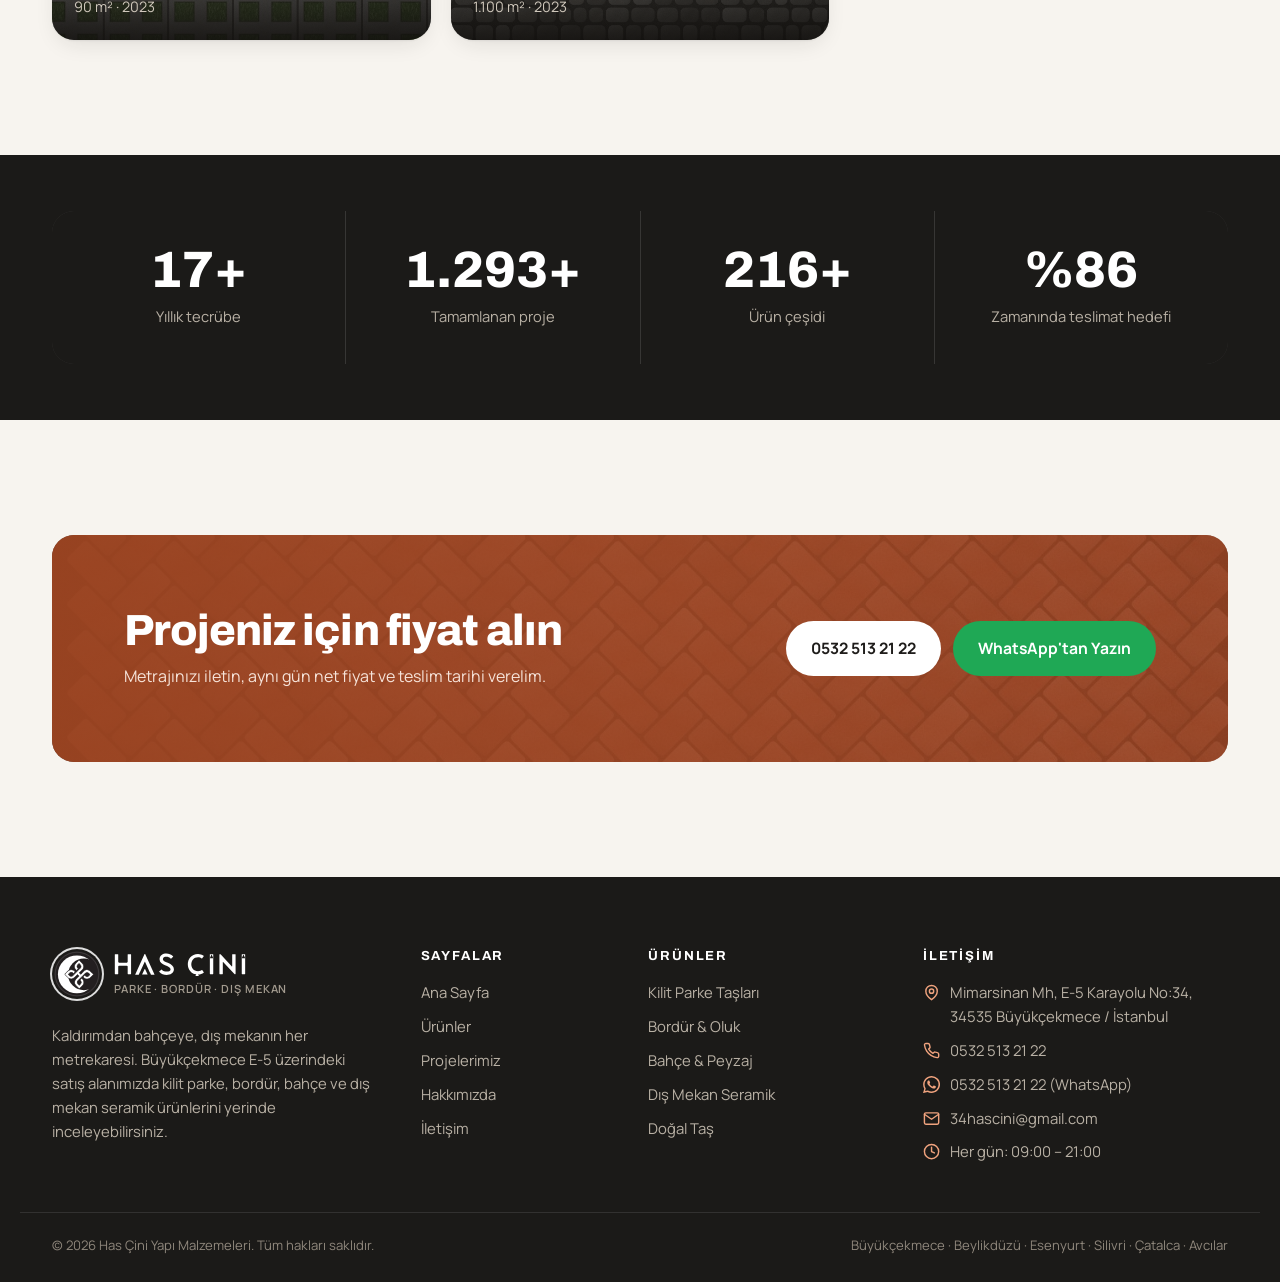
<file: projeler.html>
<!doctype html>
<html lang="tr">
<head>
  <meta charset="utf-8">
  <meta name="viewport" content="width=device-width, initial-scale=1">
  <title>Projelerimiz | Parke, Bahçe ve Dış Mekan Uygulamaları — Has Çini</title>
  <meta name="description" content="Has Çini'nin tamamladığı site yolu, otopark, villa bahçesi, havuz başı, fabrika sahası ve park projeleri. Benzer bir proje için hemen teklif alın.">
  <link rel="canonical" href="https://www.hascini.com/projeler.html">
  <meta property="og:type" content="website">
  <meta property="og:locale" content="tr_TR">
  <meta property="og:title" content="Projelerimiz | Parke, Bahçe ve Dış Mekan Uygulamaları — Has Çini">
  <meta property="og:description" content="Has Çini'nin tamamladığı site yolu, otopark, villa bahçesi, havuz başı, fabrika sahası ve park projeleri. Benzer bir proje için hemen teklif alın.">
  <meta property="og:url" content="https://www.hascini.com/projeler.html">
  <meta property="og:image" content="https://www.hascini.com/assets/img/og.jpg">
  <meta name="theme-color" content="#1b1a18">
  <link rel="icon" href="assets/img/favicon.svg" type="image/svg+xml">
  <link rel="preconnect" href="https://fonts.googleapis.com">
  <link rel="preconnect" href="https://fonts.gstatic.com" crossorigin>
  <link href="https://fonts.googleapis.com/css2?family=Archivo:wght@600;700;800&family=Manrope:wght@400;500;600;700;800&display=swap" rel="stylesheet">
  <link rel="stylesheet" href="assets/css/style.css">
</head>
<body data-page="projeler">
  <a class="skip" href="#main">İçeriğe geç</a>
  <header id="site-header"></header>

  <main id="main">
    <section class="page-hero">
      <div class="hero-bg" data-desen="hexagon" data-renk="Gri" data-w="1600" data-h="600" aria-hidden="true"></div>
      <div class="container">
        <ol class="crumbs"><li><a href="index.html">Ana Sayfa</a></li><li>Projelerimiz</li></ol>
        <span class="eyebrow">Referanslar</span>
        <h1>Yaptığımız İşler</h1>
        <p class="lead">Konut sitelerinden villalara, sanayi tesislerinden belediye parklarına kadar tamamladığımız projeleri inceleyin.</p>
      </div>
    </section>

    <section class="section">
      <div class="container">
        <div class="toolbar"><div class="chips" id="proje-filtre" role="group" aria-label="Proje türü filtresi"></div></div>
        <div class="projects" id="proje-grid"></div>
      </div>
    </section>

    <section class="section-dark" style="padding: 56px 0">
      <div class="container"><div class="stats" id="rakamlar"></div></div>
    </section>

    <section class="section">
      <div class="container">

        <div class="cta">
          <div class="hero-bg" data-desen="herringbone" data-renk="Kırmızı" data-w="1400" data-h="600" aria-hidden="true"></div>
          <div>
            <h2>Projeniz için fiyat alın</h2>
            <p>Metrajınızı iletin, aynı gün net fiyat ve teslim tarihi verelim.</p>
          </div>
          <div class="cta-actions">
            <a class="btn btn-light" data-site="telefon" href="#">Telefon</a>
            <a class="btn btn-wa" data-site="whatsapp" data-mesaj="Merhaba, projem için fiyat teklifi almak istiyorum." target="_blank" rel="noopener" href="#">WhatsApp'tan Yazın</a>
          </div>
        </div>
      </div>
    </section>
  </main>

  <footer id="site-footer"></footer>

  <script src="assets/js/config.js"></script>
  <script src="assets/js/data.js"></script>
  <script src="assets/js/desen.js"></script>
  <script src="assets/js/main.js"></script>
</body>
</html>
</file>
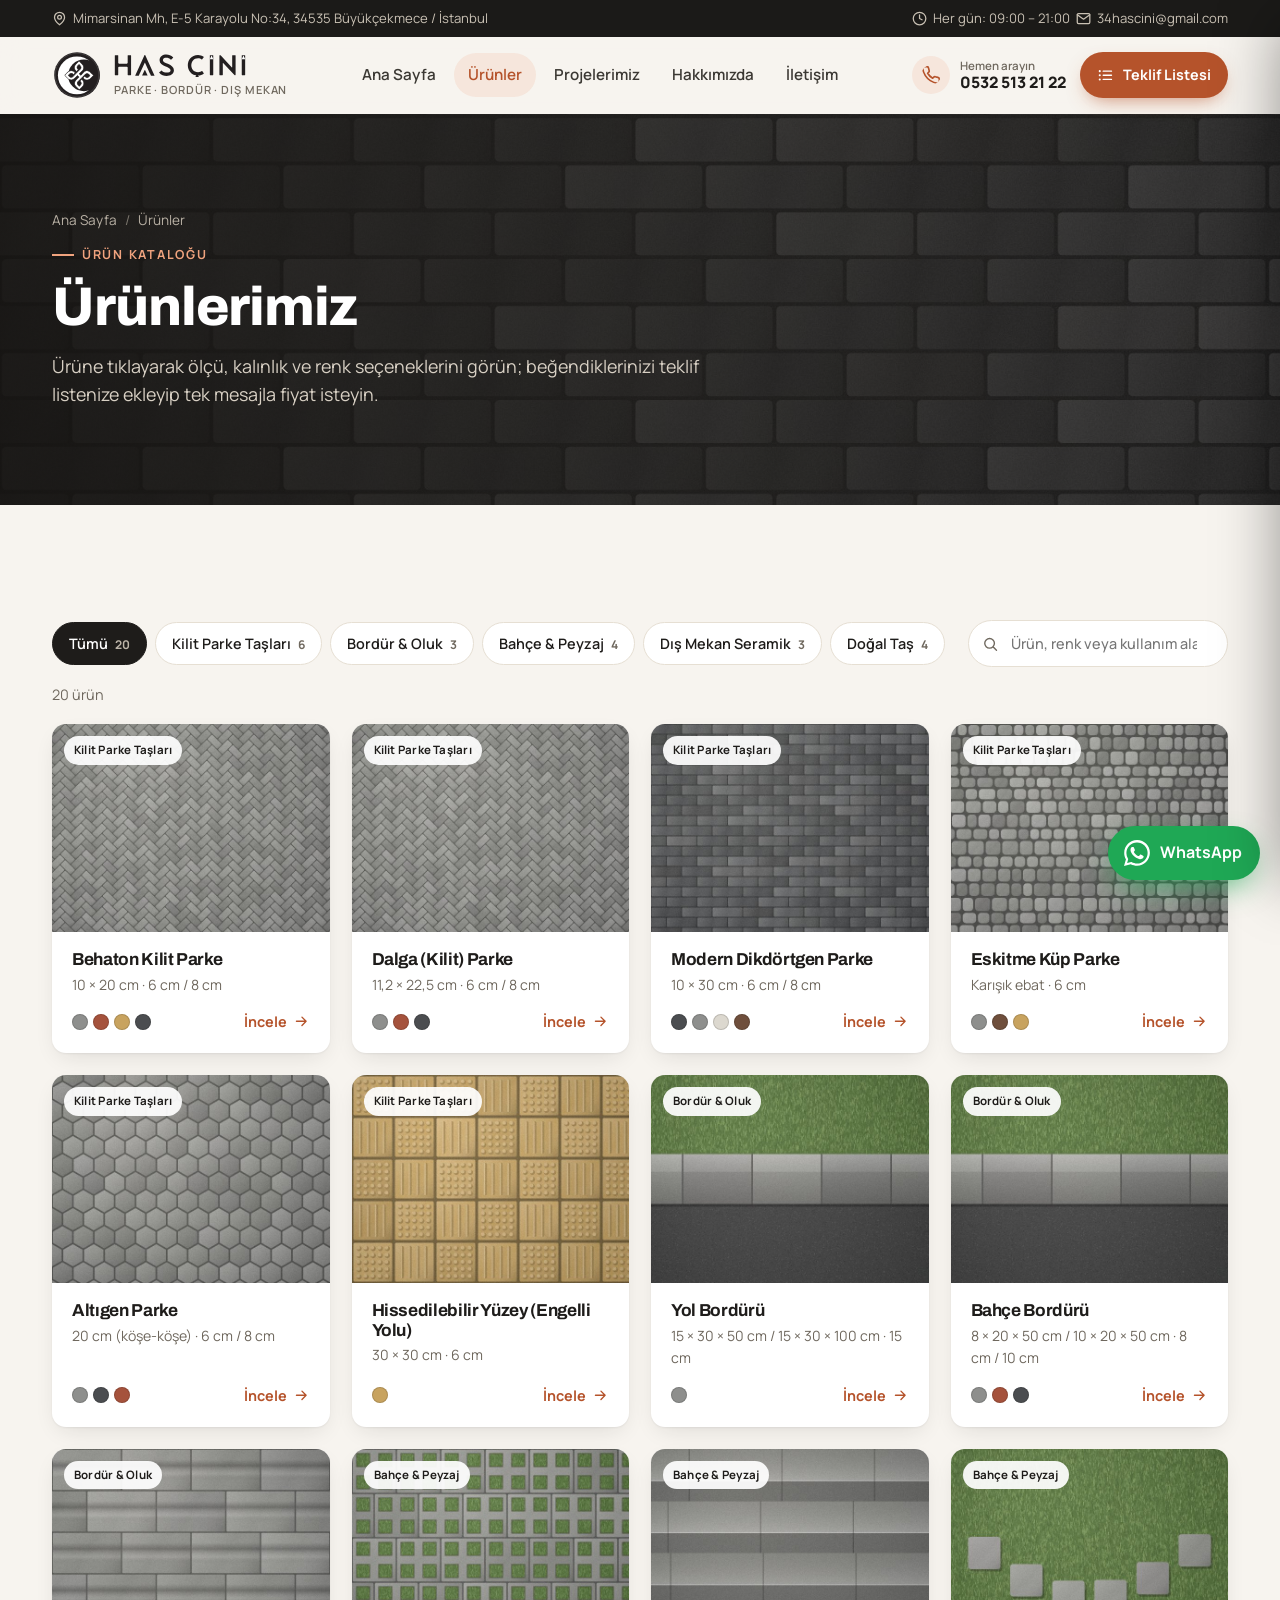
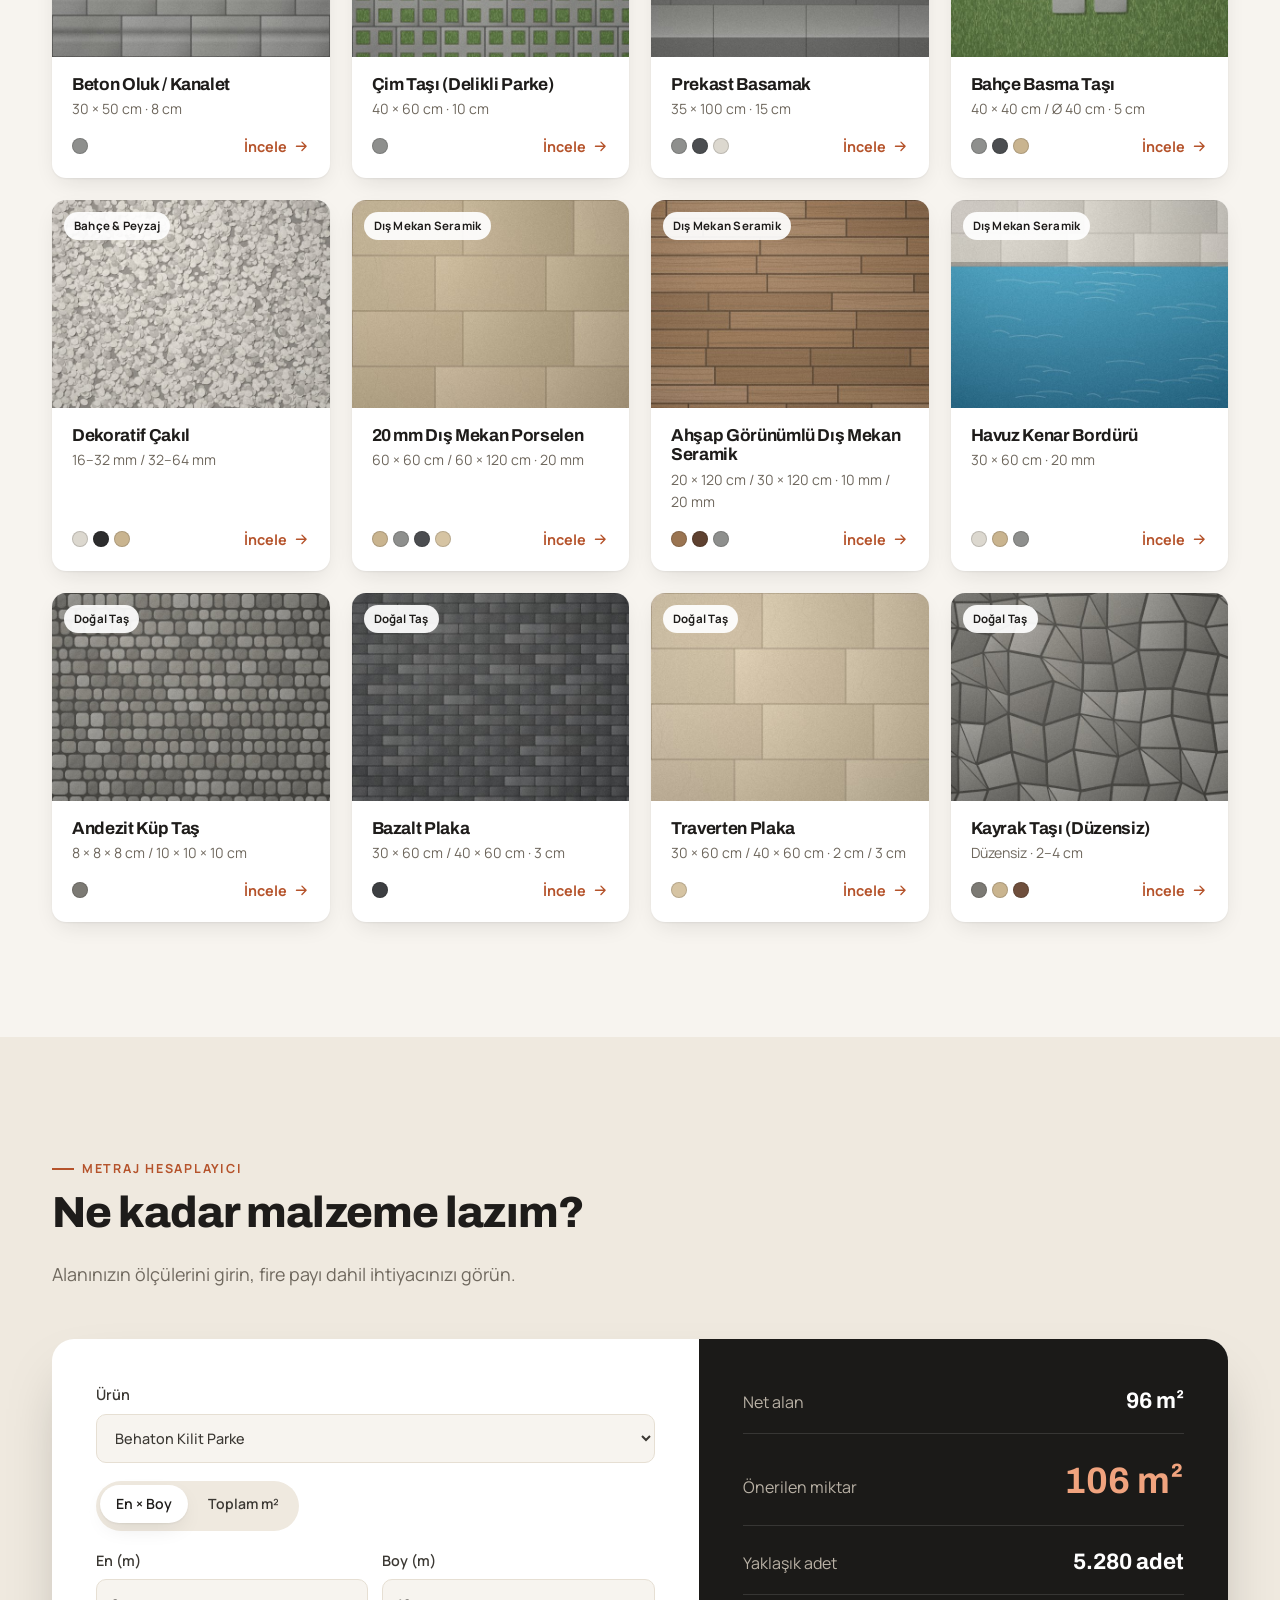
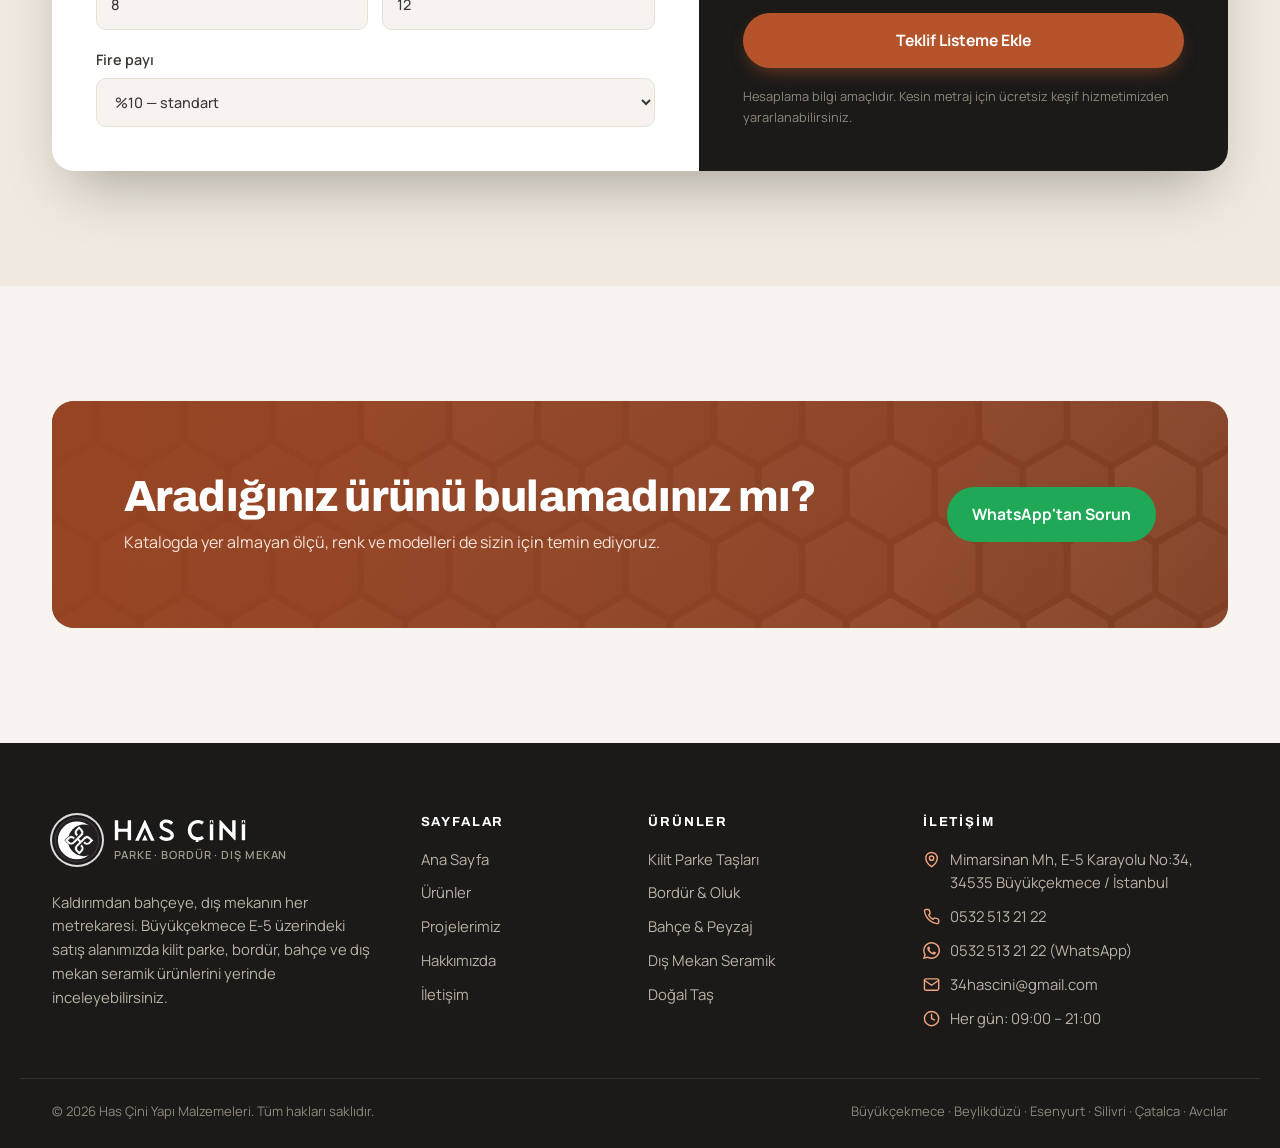
<file: urunler.html>
<!doctype html>
<html lang="tr">
<head>
  <meta charset="utf-8">
  <meta name="viewport" content="width=device-width, initial-scale=1">
  <title>Ürünler | Kilit Parke, Bordür, Çim Taşı, Dış Mekan Seramik — Has Çini</title>
  <meta name="description" content="Behaton ve kilit parke taşı, yol ve bahçe bordürü, çim taşı, basamak, 20 mm dış mekan porselen, andezit ve bazalt doğal taş. Renk ve ölçü seçeneklerini inceleyin, teklif isteyin.">
  <link rel="canonical" href="https://www.hascini.com/urunler.html">
  <meta property="og:type" content="website">
  <meta property="og:locale" content="tr_TR">
  <meta property="og:title" content="Ürünler | Kilit Parke, Bordür, Çim Taşı, Dış Mekan Seramik — Has Çini">
  <meta property="og:description" content="Behaton ve kilit parke taşı, yol ve bahçe bordürü, çim taşı, basamak, 20 mm dış mekan porselen, andezit ve bazalt doğal taş. Renk ve ölçü seçeneklerini inceleyin, teklif isteyin.">
  <meta property="og:url" content="https://www.hascini.com/urunler.html">
  <meta property="og:image" content="https://www.hascini.com/assets/img/og.jpg">
  <meta name="theme-color" content="#1b1a18">
  <link rel="icon" href="assets/img/favicon.svg" type="image/svg+xml">
  <link rel="preconnect" href="https://fonts.googleapis.com">
  <link rel="preconnect" href="https://fonts.gstatic.com" crossorigin>
  <link href="https://fonts.googleapis.com/css2?family=Archivo:wght@600;700;800&family=Manrope:wght@400;500;600;700;800&display=swap" rel="stylesheet">
  <link rel="stylesheet" href="assets/css/style.css">
</head>
<body data-page="urunler">
  <a class="skip" href="#main">İçeriğe geç</a>
  <header id="site-header"></header>

  <main id="main">
    <section class="page-hero">
      <div class="hero-bg" data-desen="stretcher" data-renk="Antrasit" data-w="1600" data-h="600" aria-hidden="true"></div>
      <div class="container">
        <ol class="crumbs"><li><a href="index.html">Ana Sayfa</a></li><li>Ürünler</li></ol>
        <span class="eyebrow">Ürün Kataloğu</span>
        <h1>Ürünlerimiz</h1>
        <p class="lead">Ürüne tıklayarak ölçü, kalınlık ve renk seçeneklerini görün; beğendiklerinizi teklif listenize ekleyip tek mesajla fiyat isteyin.</p>
      </div>
    </section>

    <section class="section">
      <div class="container">
        <div class="toolbar">
          <div class="chips" id="urun-filtre" role="group" aria-label="Kategori filtresi"></div>
          <label class="search"><span class="sr-only">Ürün ara</span><svg class="ico" viewBox="0 0 24 24"><circle cx="11" cy="11" r="7"/><path d="m21 21-4.3-4.3"/></svg><input id="urun-ara" type="search" placeholder="Ürün, renk veya kullanım alanı ara…"></label>
        </div>
        <p class="count" id="urun-sayi" aria-live="polite"></p>
        <div class="grid" id="urun-grid"></div>
      </div>
    </section>

    <section class="section section-alt" id="hesapla">
      <div class="container">
        <div class="head"><div>
          <span class="eyebrow">Metraj Hesaplayıcı</span>
          <h2>Ne kadar malzeme lazım?</h2>
          <p class="lead">Alanınızın ölçülerini girin, fire payı dahil ihtiyacınızı görün.</p>
        </div></div>
        <div class="calc" id="hesaplayici">
          <div class="calc-form">
            <label>Ürün<select id="h-urun"></select></label>
            <div class="seg-radio" role="radiogroup" aria-label="Ölçü girişi">
              <label><input type="radio" name="h-mod" value="olcu" checked><span>En × Boy</span></label>
              <label><input type="radio" name="h-mod" value="alan"><span>Toplam m²</span></label>
            </div>
            <div class="row2 h-olcu">
              <label>En (m)<input id="h-en" type="number" min="0" step="0.1" value="8" inputmode="decimal"></label>
              <label>Boy (m)<input id="h-boy" type="number" min="0" step="0.1" value="12" inputmode="decimal"></label>
            </div>
            <div class="h-alan" hidden><label>Toplam alan (m²)<input id="h-m2" type="number" min="0" step="1" value="100" inputmode="decimal"></label></div>
            <label>Fire payı<select id="h-fire">
              <option value="5">%5 — düz, kesimi az alan</option>
              <option value="10" selected>%10 — standart</option>
              <option value="15">%15 — kavisli / çok kesimli alan</option>
            </select></label>
          </div>
          <div class="calc-out" aria-live="polite">
            <div class="r"><span>Net alan</span><strong id="h-net">—</strong></div>
            <div class="r big"><span>Önerilen miktar</span><strong id="h-top">—</strong></div>
            <div class="r" id="h-adet-w"><span>Yaklaşık adet</span><strong id="h-adet">—</strong></div>
            <button class="btn btn-primary" id="h-ekle" type="button">Teklif Listeme Ekle</button>
            <p class="fine">Hesaplama bilgi amaçlıdır. Kesin metraj için ücretsiz keşif hizmetimizden yararlanabilirsiniz.</p>
          </div>
        </div>
      </div>
    </section>

    <section class="section">
      <div class="container">
        <div class="cta">
          <div class="hero-bg" data-desen="hexagon" data-renk="Antrasit" data-w="1400" data-h="600" aria-hidden="true"></div>
          <div>
            <h2>Aradığınız ürünü bulamadınız mı?</h2>
            <p>Katalogda yer almayan ölçü, renk ve modelleri de sizin için temin ediyoruz.</p>
          </div>
          <div class="cta-actions">
            <a class="btn btn-wa" data-site="whatsapp" data-mesaj="Merhaba, katalogda göremediğim bir ürünü arıyorum:" target="_blank" rel="noopener" href="#">WhatsApp'tan Sorun</a>
          </div>
        </div>
      </div>
    </section>
  </main>

  <footer id="site-footer"></footer>

  <script src="assets/js/config.js"></script>
  <script src="assets/js/data.js"></script>
  <script src="assets/js/desen.js"></script>
  <script src="assets/js/main.js"></script>
</body>
</html>
</file>
<file: assets/css/style.css>
/* =========================================================
   HAS ÇİNİ — Stil dosyası
   ========================================================= */
:root {
  --ink: #1e1c1a;
  --ink-2: #3b3833;
  --muted: #6f685e;
  --line: #e6dfd3;
  --bg: #f7f4ef;
  --bg-2: #efe9df;
  --surface: #ffffff;
  --dark: #1b1a18;
  --dark-2: #262421;
  --accent: #b5532b;
  --accent-2: #9a4320;
  --accent-soft: #f6e6dc;
  --wa: #1fa855;
  --radius: 14px;
  --radius-lg: 22px;
  --shadow: 0 1px 2px rgba(30, 28, 26, .06), 0 8px 24px -8px rgba(30, 28, 26, .14);
  --shadow-lg: 0 30px 60px -20px rgba(30, 28, 26, .35);
  --ff: "Manrope", system-ui, -apple-system, "Segoe UI", sans-serif;
  --ff-h: "Archivo", "Manrope", system-ui, sans-serif;
  --container: 1240px;
  --gutter: clamp(16px, 4vw, 32px);
}

*, *::before, *::after { box-sizing: border-box; }
html { scroll-behavior: smooth; -webkit-text-size-adjust: 100%; }
body {
  margin: 0; font-family: var(--ff); font-size: 16px; line-height: 1.6;
  color: var(--ink); background: var(--bg); -webkit-font-smoothing: antialiased;
  overflow-x: hidden;
}
body.no-scroll { overflow: hidden; }
img { max-width: 100%; display: block; }
a { color: inherit; }
button, input, select, textarea { font: inherit; color: inherit; }
h1, h2, h3, h4 { font-family: var(--ff-h); line-height: 1.12; letter-spacing: -.02em; margin: 0 0 .5em; }
h1 { font-size: clamp(2.3rem, 5.6vw, 4.4rem); font-weight: 800; }
h2 { font-size: clamp(1.8rem, 3.4vw, 2.8rem); font-weight: 800; }
h3 { font-size: 1.2rem; font-weight: 700; }
p { margin: 0 0 1em; }
:focus-visible { outline: 3px solid var(--accent); outline-offset: 2px; border-radius: 6px; }
.sr-only { position: absolute; width: 1px; height: 1px; overflow: hidden; clip: rect(0 0 0 0); white-space: nowrap; }
.skip { position: absolute; left: -999px; top: 8px; z-index: 999; background: var(--ink); color: #fff; padding: 10px 16px; border-radius: 8px; }
.skip:focus { left: 8px; }

.container { width: 100%; max-width: var(--container); margin: 0 auto; padding: 0 var(--gutter); }
.section { padding: clamp(64px, 9vw, 120px) 0; }
.section-alt { background: var(--bg-2); }
.section-dark { background: var(--dark); color: #eee8df; }
.section-dark .lead, .section-dark .muted { color: #b9b1a5; }

.eyebrow {
  display: inline-flex; align-items: center; gap: 8px;
  font-size: .78rem; font-weight: 700; letter-spacing: .14em; text-transform: uppercase; color: var(--accent);
}
.eyebrow::before { content: ""; width: 22px; height: 2px; background: currentColor; }
.lead { font-size: clamp(1.05rem, 1.4vw, 1.2rem); color: var(--muted); max-width: 60ch; }
.muted { color: var(--muted); }
.head { display: flex; justify-content: space-between; align-items: end; gap: 24px; margin-bottom: clamp(32px, 4vw, 52px); flex-wrap: wrap; }
.head > div { max-width: 680px; }
.head h2 { margin-top: 10px; }
.head p { margin: 0; }
.center { text-align: center; }
.center .head, .head.center { justify-content: center; text-align: center; }
.center .eyebrow { justify-content: center; }

/* ---------- İkon ---------- */
.ico { width: 1.15em; height: 1.15em; flex: none; fill: none; stroke: currentColor; stroke-width: 2; stroke-linecap: round; stroke-linejoin: round; vertical-align: -.2em; }
.ico-fill { fill: currentColor; stroke: none; }

/* ---------- Düğmeler ---------- */
.btn {
  display: inline-flex; align-items: center; justify-content: center; gap: 9px;
  padding: 14px 24px; border-radius: 999px; border: 1.5px solid transparent;
  font-weight: 700; font-size: .98rem; text-decoration: none; cursor: pointer; white-space: nowrap;
  transition: transform .15s, background .2s, color .2s, border-color .2s, box-shadow .2s;
}
.btn:hover { transform: translateY(-1px); }
.btn:active { transform: none; }
.btn:disabled, .btn.disabled { opacity: .45; pointer-events: none; }
.btn-primary { background: var(--accent); color: #fff; box-shadow: 0 8px 20px -8px rgba(181, 83, 43, .7); }
.btn-primary:hover { background: var(--accent-2); }
.btn-dark { background: var(--ink); color: #fff; }
.btn-dark:hover { background: #000; }
.btn-outline { border-color: currentColor; background: transparent; }
.btn-outline:hover { background: var(--ink); color: #fff; border-color: var(--ink); }
.btn-light { background: #fff; color: var(--ink); }
.btn-glass { background: rgba(255, 255, 255, .1); color: #fff; border-color: rgba(255, 255, 255, .35); backdrop-filter: blur(6px); }
.btn-glass:hover { background: rgba(255, 255, 255, .2); }
.btn-wa { background: var(--wa); color: #fff; }
.btn-wa:hover { background: #178b45; }
.btn-ghost { background: transparent; color: var(--ink-2); }
.btn-ghost:hover { background: var(--bg-2); }
.btn-sm { padding: 10px 16px; font-size: .9rem; }
.btn-block { width: 100%; }
.icon-btn { display: inline-grid; place-items: center; width: 40px; height: 40px; border-radius: 50%; border: 0; background: transparent; cursor: pointer; color: var(--ink-2); }
.icon-btn:hover { background: var(--bg-2); }
.more { display: inline-flex; align-items: center; gap: 6px; font-weight: 700; font-size: .9rem; color: var(--accent); }
.more .ico { transition: transform .2s; }

/* ---------- Üst bölüm ---------- */
#site-header { position: sticky; top: 0; z-index: 50; }
.topbar { background: var(--dark); color: #c9c1b4; font-size: .82rem; transition: margin .25s; }
.topbar-in { display: flex; justify-content: space-between; gap: 16px; padding-top: 8px; padding-bottom: 8px; }
.topbar span, .topbar a { display: inline-flex; align-items: center; gap: 6px; text-decoration: none; }
.topbar-r { display: inline-flex; gap: 22px; }
.topbar a:hover { color: #fff; }
.nav-wrap { background: rgba(247, 244, 239, .92); backdrop-filter: saturate(1.4) blur(12px); border-bottom: 1px solid transparent; transition: border-color .2s, box-shadow .2s; }
#site-header.scrolled .nav-wrap { border-color: var(--line); box-shadow: 0 6px 24px -14px rgba(0, 0, 0, .3); }
#site-header.scrolled .topbar { margin-top: -38px; }
.nav { display: flex; align-items: center; gap: 28px; height: 76px; }
.brand { display: inline-flex; align-items: center; gap: 12px; text-decoration: none; flex: none; }
.brand-mark {
  width: 50px; height: 50px; border-radius: 50%; flex: none;
  background: url(../img/logo.svg) center / contain no-repeat;
}
/* koyu zeminde siyah dairenin kenarı kaybolmasın */
.brand-light .brand-mark { box-shadow: 0 0 0 2px rgba(255, 255, 255, .85); }
.brand-txt { display: flex; flex-direction: column; align-items: flex-start; line-height: 1.1; }
.brand-yazi { height: 24px; width: auto; }
.brand-txt small { font-size: .7rem; color: var(--muted); letter-spacing: .08em; text-transform: uppercase; font-weight: 600; margin-top: 6px; }
.brand-light .brand-txt small { color: #a39b8f; }
.nav-links { display: flex; gap: 4px; list-style: none; margin: 0 auto; padding: 0; }
.nav-links a { display: block; padding: 10px 14px; border-radius: 999px; text-decoration: none; font-weight: 600; font-size: .95rem; color: var(--ink-2); transition: background .2s, color .2s; }
.nav-links a:hover { background: var(--bg-2); color: var(--ink); }
.nav-links a[aria-current="page"] { color: var(--accent); background: var(--accent-soft); }
.nav-cta { display: flex; align-items: center; gap: 14px; }
.nav-phone { display: inline-flex; align-items: center; gap: 10px; text-decoration: none; font-weight: 800; font-size: .98rem; }
.nav-phone > .ico { width: 38px; height: 38px; padding: 9px; border-radius: 50%; background: var(--accent-soft); color: var(--accent); }
.nav-phone span { display: flex; flex-direction: column; line-height: 1.15; }
.nav-phone small { font-weight: 600; font-size: .72rem; color: var(--muted); }
.nav-toggle { display: none; width: 44px; height: 44px; border-radius: 10px; border: 1px solid var(--line); background: #fff; cursor: pointer; place-items: center; }
.nav-toggle .ico { width: 22px; height: 22px; }
.badge { display: inline-grid; place-items: center; min-width: 22px; height: 22px; padding: 0 6px; border-radius: 999px; background: #fff; color: var(--accent); font-size: .78rem; font-weight: 800; }
.badge[hidden] { display: none; }
.badge.bump { animation: bump .45s; }
@keyframes bump { 40% { transform: scale(1.45); } }

/* ---------- Hero ---------- */
.hero { position: relative; color: #fff; overflow: hidden; background: var(--dark); isolation: isolate; }
.hero-bg { position: absolute; inset: -4%; background-size: cover; background-position: center; z-index: -2; animation: drift 30s ease-in-out infinite alternate; }
@keyframes drift { to { transform: scale(1.06) translate(-1%, -1%); } }
.hero::after { content: ""; position: absolute; inset: 0; z-index: -1; background: linear-gradient(100deg, rgba(20, 18, 16, .92) 0%, rgba(20, 18, 16, .72) 45%, rgba(20, 18, 16, .25) 100%); }
.hero-in { min-height: min(84vh, 760px); display: grid; grid-template-columns: 1.25fr .75fr; gap: 48px; align-items: center; padding-top: 72px; padding-bottom: 72px; }
.hero h1 { margin: 18px 0 20px; }
.hero h1 em { font-style: normal; color: #f0a37e; }
.hero .lead { color: #d8d0c4; font-size: clamp(1.05rem, 1.5vw, 1.25rem); }
.hero .eyebrow { color: #f0a37e; }
.hero-actions { display: flex; gap: 12px; flex-wrap: wrap; margin-top: 32px; }
.hero-card {
  background: rgba(255, 255, 255, .08); border: 1px solid rgba(255, 255, 255, .16); border-radius: var(--radius-lg);
  padding: 28px; backdrop-filter: blur(14px);
}
.hero-card h2 { font-size: 1.25rem; margin-bottom: 18px; }
.hero-card ul { list-style: none; padding: 0; margin: 0 0 22px; display: grid; gap: 14px; }
.hero-card li { display: flex; gap: 12px; align-items: flex-start; color: #e4ddd2; font-size: .95rem; }
.hero-card li .ico { margin-top: 2px; color: #f0a37e; }
.hero-card li strong { display: block; color: #fff; }

.trust { background: #fff; border-bottom: 1px solid var(--line); }
.trust-in { display: grid; grid-template-columns: repeat(4, 1fr); }
.trust-i { display: flex; gap: 14px; align-items: center; padding: 26px 22px; border-left: 1px solid var(--line); }
.trust-i:first-child { border-left: 0; padding-left: 0; }
.trust-i > .ico { width: 44px; height: 44px; padding: 11px; border-radius: 12px; background: var(--accent-soft); color: var(--accent); }
.trust-i strong { display: block; font-size: .98rem; }
.trust-i span { font-size: .86rem; color: var(--muted); }

/* ---------- Sayfa başlığı ---------- */
.page-hero { position: relative; color: #fff; background: var(--dark); isolation: isolate; overflow: hidden; }
.page-hero .hero-bg { animation: none; inset: 0; }
.page-hero::after { content: ""; position: absolute; inset: 0; z-index: -1; background: linear-gradient(90deg, rgba(20, 18, 16, .9), rgba(20, 18, 16, .55)); }
.page-hero .container { padding-top: clamp(56px, 8vw, 96px); padding-bottom: clamp(56px, 8vw, 96px); }
.page-hero h1 { font-size: clamp(2.1rem, 4.6vw, 3.4rem); margin: 12px 0 14px; }
.page-hero .lead { color: #d8d0c4; margin: 0; }
.page-hero .eyebrow { color: #f0a37e; }
.crumbs { display: flex; gap: 8px; font-size: .85rem; color: #b9b1a5; list-style: none; padding: 0; margin: 0 0 6px; }
.crumbs li + li::before { content: "/"; margin-right: 8px; opacity: .6; }
.crumbs a { text-decoration: none; }
.crumbs a:hover { color: #fff; }

/* ---------- Kategoriler ---------- */
.cat-grid { display: grid; grid-template-columns: repeat(3, 1fr); grid-auto-rows: 290px; gap: 18px; }
.cat { position: relative; border-radius: var(--radius-lg); overflow: hidden; text-decoration: none; color: #fff; isolation: isolate; box-shadow: var(--shadow); }
.cat-lg { grid-row: span 2; }
.cat img { position: absolute; inset: 0; width: 100%; height: 100%; object-fit: cover; z-index: -2; transition: transform .6s cubic-bezier(.2, .7, .2, 1); }
.cat::after { content: ""; position: absolute; inset: 0; z-index: -1; background: linear-gradient(180deg, rgba(0, 0, 0, 0) 25%, rgba(15, 13, 11, .88)); }
.cat:hover img { transform: scale(1.06); }
.cat:hover .more .ico { transform: translateX(4px); }
.cat-txt { position: absolute; inset: auto 0 0; padding: 26px; }
.cat-n { display: inline-block; font-size: .75rem; font-weight: 700; letter-spacing: .08em; text-transform: uppercase; padding: 5px 10px; border-radius: 999px; background: rgba(255, 255, 255, .16); backdrop-filter: blur(6px); margin-bottom: 10px; }
.cat h3 { font-size: 1.45rem; margin: 0 0 6px; }
.cat-lg h3 { font-size: 1.9rem; }
.cat p { margin: 0 0 12px; color: #ddd5c9; font-size: .93rem; max-width: 42ch; }
.cat .more { color: #f0a37e; }

/* ---------- Ürün kartı ---------- */
.toolbar { display: flex; gap: 16px; align-items: center; justify-content: space-between; flex-wrap: wrap; margin-bottom: 28px; }
.chips { display: flex; gap: 8px; flex-wrap: wrap; }
.chips button {
  border: 1px solid var(--line); background: #fff; padding: 9px 16px; border-radius: 999px; cursor: pointer;
  font-weight: 600; font-size: .9rem; transition: all .2s;
}
.chips button small { color: var(--muted); font-weight: 700; margin-left: 4px; }
.chips button:hover { border-color: var(--ink-2); }
.chips button.on { background: var(--ink); color: #fff; border-color: var(--ink); }
.chips button.on small { color: #bdb5a9; }
.search { position: relative; min-width: 260px; }
.search .ico { position: absolute; left: 14px; top: 50%; transform: translateY(-50%); color: var(--muted); }
.search input { width: 100%; padding: 11px 16px 11px 42px; border-radius: 999px; border: 1px solid var(--line); background: #fff; }
.count { color: var(--muted); font-size: .9rem; margin: -12px 0 18px; }

.grid { display: grid; grid-template-columns: repeat(auto-fill, minmax(270px, 1fr)); gap: 22px; }
.card { position: relative; background: var(--surface); border-radius: var(--radius); overflow: hidden; box-shadow: var(--shadow); transition: transform .25s, box-shadow .25s; display: flex; flex-direction: column; }
.card:hover { transform: translateY(-4px); box-shadow: var(--shadow-lg); }
.card:hover .more .ico { transform: translateX(4px); }
.card-hit { position: absolute; inset: 0; z-index: 2; border: 0; background: transparent; cursor: pointer; border-radius: inherit; }
.card-media { position: relative; aspect-ratio: 4 / 3; overflow: hidden; background: var(--bg-2); }
.card-media img { width: 100%; height: 100%; object-fit: cover; transition: transform .6s; }
.card:hover .card-media img { transform: scale(1.05); }
.chip { position: absolute; left: 12px; top: 12px; padding: 5px 10px; font-size: .72rem; font-weight: 700; border-radius: 999px; background: rgba(255, 255, 255, .92); color: var(--ink); letter-spacing: .02em; }
.card-body { padding: 18px 20px 20px; display: flex; flex-direction: column; flex: 1; }
.card-body h3 { font-size: 1.08rem; margin-bottom: 4px; }
.meta { color: var(--muted); font-size: .88rem; margin-bottom: 14px; }
.card-foot { margin-top: auto; display: flex; align-items: center; justify-content: space-between; }
.dots { display: flex; gap: 5px; }
.dots i { width: 16px; height: 16px; border-radius: 50%; background: var(--c); box-shadow: inset 0 0 0 1px rgba(0, 0, 0, .15); }
.empty-grid { grid-column: 1 / -1; text-align: center; color: var(--muted); padding: 40px; background: #fff; border-radius: var(--radius); }

/* ---------- Neden biz ---------- */
.split { display: grid; grid-template-columns: 1fr 1fr; gap: clamp(32px, 6vw, 80px); align-items: center; }
.media-stack { position: relative; aspect-ratio: 1 / 1.05; }
.media-stack .m1, .media-stack .m2 { position: absolute; border-radius: var(--radius-lg); background-size: cover; background-position: center; box-shadow: var(--shadow-lg); }
.media-stack .m1 { inset: 0 18% 18% 0; }
.media-stack .m2 { inset: 45% 0 0 40%; border: 8px solid var(--bg); }
.media-stack .badge-x { position: absolute; left: -10px; bottom: 8%; background: var(--accent); color: #fff; border-radius: var(--radius); padding: 18px 22px; box-shadow: var(--shadow-lg); }
.media-stack .badge-x strong { display: block; font-family: var(--ff-h); font-size: 2.2rem; line-height: 1; }
.media-stack .badge-x span { font-size: .85rem; opacity: .9; }
.features { display: grid; grid-template-columns: 1fr 1fr; gap: 26px 28px; margin-top: 32px; }
.feature { display: flex; gap: 14px; }
.feature > .ico { width: 46px; height: 46px; padding: 12px; border-radius: 12px; background: #fff; color: var(--accent); box-shadow: var(--shadow); }
.feature h3 { font-size: 1.02rem; margin-bottom: 4px; }
.feature p { color: var(--muted); font-size: .92rem; margin: 0; }

.stats { display: grid; grid-template-columns: repeat(4, 1fr); gap: 1px; background: rgba(255, 255, 255, .12); border-radius: var(--radius-lg); overflow: hidden; }
.stat { background: var(--dark); padding: 34px 26px; text-align: center; }
.stat strong { display: block; font-family: var(--ff-h); font-size: clamp(2.2rem, 4vw, 3.2rem); font-weight: 800; color: #fff; line-height: 1; margin-bottom: 8px; }
.stat span { color: #b9b1a5; font-size: .92rem; }

/* ---------- Süreç ---------- */
.steps { display: grid; grid-template-columns: repeat(4, 1fr); gap: 22px; counter-reset: s; }
.step { position: relative; padding: 28px 24px; background: #fff; border-radius: var(--radius); box-shadow: var(--shadow); counter-increment: s; }
.step::before { content: "0" counter(s); font-family: var(--ff-h); font-weight: 800; font-size: 2.6rem; color: var(--accent); opacity: .22; position: absolute; right: 18px; top: 10px; }
.step > .ico { width: 44px; height: 44px; padding: 11px; border-radius: 50%; background: var(--ink); color: #fff; margin-bottom: 16px; }
.step h3 { font-size: 1.06rem; }
.step p { margin: 0; color: var(--muted); font-size: .92rem; }

/* ---------- Projeler ---------- */
.projects { display: grid; grid-template-columns: repeat(auto-fill, minmax(300px, 1fr)); gap: 20px; }
.project { position: relative; aspect-ratio: 4 / 3.2; border-radius: var(--radius-lg); overflow: hidden; color: #fff; isolation: isolate; box-shadow: var(--shadow); }
.project img { position: absolute; inset: 0; width: 100%; height: 100%; object-fit: cover; z-index: -2; transition: transform .6s; }
.project::after { content: ""; position: absolute; inset: 0; z-index: -1; background: linear-gradient(180deg, transparent 40%, rgba(15, 13, 11, .9)); }
.project:hover img { transform: scale(1.06); }
.project-txt { position: absolute; inset: auto 0 0; padding: 22px; }
.project-txt .eyebrow { color: #f0a37e; font-size: .7rem; }
.project-txt .eyebrow::before { width: 14px; }
.project h3 { font-size: 1.25rem; margin: 6px 0 2px; }
.project p { margin: 0; color: #cfc7bb; font-size: .9rem; }
.ornek { position: absolute; right: 14px; top: 14px; font-size: .7rem; font-weight: 700; letter-spacing: .08em; text-transform: uppercase; padding: 4px 10px; border-radius: 999px; background: rgba(255, 255, 255, .9); color: var(--accent-2); }

/* ---------- Hesaplayıcı ---------- */
.calc { display: grid; grid-template-columns: 1.1fr .9fr; background: #fff; border-radius: var(--radius-lg); overflow: hidden; box-shadow: var(--shadow-lg); }
.calc-form { padding: clamp(24px, 4vw, 44px); display: grid; gap: 18px; }
.calc-out { background: var(--dark); color: #fff; padding: clamp(24px, 4vw, 44px); display: flex; flex-direction: column; gap: 18px; justify-content: center; }
.calc-out .r { display: flex; justify-content: space-between; align-items: baseline; border-bottom: 1px solid rgba(255, 255, 255, .12); padding-bottom: 14px; gap: 16px; }
.calc-out .r span { color: #b9b1a5; }
.calc-out .r strong { font-family: var(--ff-h); font-size: 1.4rem; }
.calc-out .r.big strong { font-size: 2.3rem; color: #f0a37e; }
.calc-out .r[hidden] { display: none; }
.calc-out .fine { color: #8f877c; }
label { display: grid; gap: 6px; font-weight: 600; font-size: .9rem; color: var(--ink-2); }
input, select, textarea {
  width: 100%; padding: 12px 14px; border-radius: 10px; border: 1.5px solid var(--line); background: var(--bg);
  font-weight: 500; transition: border-color .2s, background .2s;
}
input:focus, select:focus, textarea:focus { outline: none; border-color: var(--accent); background: #fff; }
textarea { resize: vertical; }
.row2 { display: grid; grid-template-columns: 1fr 1fr; gap: 14px; }
.row3 { display: grid; grid-template-columns: 1fr 1fr 1fr; gap: 14px; }
.seg-radio { display: inline-flex; padding: 4px; border-radius: 999px; background: var(--bg-2); gap: 4px; width: max-content; max-width: 100%; }
.seg-radio label { display: block; cursor: pointer; }
.seg-radio input { position: absolute; opacity: 0; width: 1px; }
.seg-radio span { display: block; padding: 8px 16px; border-radius: 999px; font-size: .88rem; }
.seg-radio input:checked + span { background: #fff; box-shadow: var(--shadow); color: var(--ink); }
.seg-radio input:focus-visible + span { outline: 3px solid var(--accent); }
.h-olcu[hidden], .h-alan[hidden] { display: none; }
.check { display: flex; align-items: center; gap: 10px; font-weight: 500; }
.check input { width: 18px; height: 18px; accent-color: var(--accent); }
.err input, .err textarea { border-color: #c53b2a; background: #fff5f3; }
.fine { font-size: .8rem; color: var(--muted); margin: 0; }

/* ---------- Yorumlar ---------- */
.quotes { display: grid; grid-template-columns: repeat(3, 1fr); gap: 22px; }
.quote { margin: 0; background: #fff; border-radius: var(--radius); padding: 28px; box-shadow: var(--shadow); display: flex; flex-direction: column; }
.stars { color: #e3a33b; letter-spacing: 3px; margin-bottom: 12px; }
.quote blockquote { margin: 0 0 22px; font-size: 1.02rem; color: var(--ink-2); flex: 1; }
.quote figcaption { display: flex; gap: 12px; align-items: center; }
.avatar { width: 44px; height: 44px; border-radius: 50%; display: grid; place-items: center; background: var(--accent-soft); color: var(--accent); font-weight: 800; }
.quote figcaption small { display: block; color: var(--muted); }

/* ---------- SSS ---------- */
.faq-wrap { display: grid; grid-template-columns: .8fr 1.2fr; gap: clamp(32px, 6vw, 80px); align-items: start; }
.faq { border-bottom: 1px solid var(--line); }
.faq summary { list-style: none; cursor: pointer; padding: 22px 0; display: flex; justify-content: space-between; gap: 16px; font-weight: 700; font-size: 1.05rem; }
.faq summary::-webkit-details-marker { display: none; }
.faq-i { position: relative; width: 28px; height: 28px; border-radius: 50%; flex: none; background: var(--bg-2); }
.faq-i::before, .faq-i::after { content: ""; position: absolute; left: 50%; top: 50%; width: 12px; height: 2px; background: var(--ink); transform: translate(-50%, -50%); transition: transform .25s; }
.faq-i::after { transform: translate(-50%, -50%) rotate(90deg); }
.faq[open] .faq-i { background: var(--accent); }
.faq[open] .faq-i::before, .faq[open] .faq-i::after { background: #fff; }
.faq[open] .faq-i::after { transform: translate(-50%, -50%) rotate(0); }
.faq p { color: var(--muted); padding-bottom: 22px; margin: 0; max-width: 64ch; }

/* ---------- CTA ---------- */
.cta { position: relative; border-radius: var(--radius-lg); overflow: hidden; color: #fff; padding: clamp(36px, 6vw, 72px); isolation: isolate; display: flex; justify-content: space-between; align-items: center; gap: 32px; flex-wrap: wrap; }
.cta .hero-bg { animation: none; inset: 0; }
.cta::after { content: ""; position: absolute; inset: 0; z-index: -1; background: linear-gradient(100deg, rgba(154, 67, 32, .95), rgba(154, 67, 32, .75)); }
.cta h2 { margin: 0 0 8px; }
.cta p { margin: 0; color: #f6e3d9; }
.cta-actions { display: flex; gap: 12px; flex-wrap: wrap; }

/* ---------- İletişim ---------- */
.contact-grid { display: grid; grid-template-columns: .9fr 1.1fr; gap: 28px; align-items: start; }
.info-cards { display: grid; gap: 14px; }
.info-card { display: flex; gap: 16px; align-items: flex-start; padding: 20px 22px; background: #fff; border-radius: var(--radius); box-shadow: var(--shadow); text-decoration: none; }
a.info-card:hover { box-shadow: var(--shadow-lg); }
.info-card > .ico { width: 46px; height: 46px; padding: 12px; border-radius: 12px; background: var(--accent-soft); color: var(--accent); }
.info-card.wa > .ico { background: #e3f6ea; color: var(--wa); }
.info-card small { display: block; color: var(--muted); font-weight: 600; font-size: .8rem; text-transform: uppercase; letter-spacing: .08em; }
.info-card strong { font-size: 1.08rem; }
.hours { list-style: none; padding: 0; margin: 4px 0 0; display: grid; gap: 4px; min-width: 220px; }
.hours li { display: flex; justify-content: space-between; gap: 18px; font-size: .95rem; }
.form-card { background: #fff; border-radius: var(--radius-lg); padding: clamp(24px, 4vw, 40px); box-shadow: var(--shadow); display: grid; gap: 16px; }
.form-card h2 { font-size: 1.7rem; margin: 0; }
.form-actions { display: flex; gap: 10px; flex-wrap: wrap; }
.map { border: 0; width: 100%; height: 420px; border-radius: var(--radius-lg); box-shadow: var(--shadow); filter: grayscale(.25) contrast(1.05); background: var(--bg-2); }

/* ---------- Hakkımızda ---------- */
.values { display: grid; grid-template-columns: repeat(3, 1fr); gap: 22px; }
.value { padding: 30px; border-radius: var(--radius); background: var(--dark-2); }
.value > .ico { width: 48px; height: 48px; padding: 12px; border-radius: 12px; background: rgba(240, 163, 126, .14); color: #f0a37e; margin-bottom: 18px; }
.value h3 { color: #fff; }
.value p { color: #b9b1a5; margin: 0; }
.prose p { color: var(--ink-2); font-size: 1.04rem; }
.checks { list-style: none; padding: 0; margin: 22px 0 0; display: grid; gap: 10px; }
.checks li { display: flex; gap: 10px; align-items: flex-start; }
.checks .ico { color: var(--accent); margin-top: 3px; }

/* ---------- Alt bilgi ---------- */
#site-footer { background: var(--dark); color: #b9b1a5; padding-top: 72px; }
.footer-grid { display: grid; grid-template-columns: 1.4fr .8fr 1fr 1.3fr; gap: 40px; padding-bottom: 48px; }
#site-footer .brand { color: #fff; }
.footer-about { margin-top: 18px; font-size: .93rem; max-width: 40ch; }
#site-footer h3 { color: #fff; font-size: .82rem; letter-spacing: .14em; text-transform: uppercase; margin-bottom: 18px; }
#site-footer ul { list-style: none; padding: 0; margin: 0; display: grid; gap: 10px; font-size: .93rem; }
#site-footer a { text-decoration: none; }
#site-footer a:hover { color: #fff; }
.footer-contact li { display: flex; gap: 10px; align-items: flex-start; }
.footer-contact .ico { margin-top: 3px; color: #f0a37e; }
.social { display: flex; gap: 10px; margin-top: 18px; }
.social a { width: 40px; height: 40px; display: grid; place-items: center; border-radius: 50%; background: rgba(255, 255, 255, .08); }
.social a:hover { background: var(--accent); }
.footer-bottom { border-top: 1px solid rgba(255, 255, 255, .1); padding-top: 22px; padding-bottom: 26px; display: flex; justify-content: space-between; gap: 16px; flex-wrap: wrap; font-size: .82rem; color: #8f877c; }

/* ---------- WhatsApp düğmesi ---------- */
.wa-float {
  position: fixed; right: 20px; bottom: 20px; z-index: 40; display: inline-flex; align-items: center; gap: 10px;
  padding: 14px 18px 14px 16px; border-radius: 999px; background: var(--wa); color: #fff; text-decoration: none; font-weight: 700;
  box-shadow: 0 12px 30px -8px rgba(31, 168, 85, .7);
  transition: transform .2s;
}
.wa-float:hover { transform: translateY(-3px); }
.wa-float .ico { width: 26px; height: 26px; }

/* ---------- Teklif çekmecesi ---------- */
.drawer-backdrop { position: fixed; inset: 0; background: rgba(20, 18, 16, .5); z-index: 90; backdrop-filter: blur(3px); animation: fade .2s; }
@keyframes fade { from { opacity: 0; } }
.drawer {
  position: fixed; top: 0; right: 0; bottom: 0; width: min(460px, 100%); z-index: 100; background: var(--bg);
  display: flex; flex-direction: column; transform: translateX(100%); transition: transform .32s cubic-bezier(.2, .7, .2, 1);
  box-shadow: -20px 0 60px -20px rgba(0, 0, 0, .4);
}
.drawer.open { transform: none; }
.drawer-head { display: flex; justify-content: space-between; gap: 16px; padding: 22px 24px; border-bottom: 1px solid var(--line); background: #fff; }
.drawer-head h2 { font-size: 1.4rem; margin: 0 0 2px; }
.drawer-head p { margin: 0; color: var(--muted); font-size: .9rem; }
.drawer-body { flex: 1; overflow-y: auto; padding: 18px 24px; display: grid; gap: 22px; align-content: start; }
.drawer-foot { padding: 18px 24px; border-top: 1px solid var(--line); background: #fff; display: grid; gap: 8px; }
.drawer-foot .fine { text-align: center; }
#teklif-items { display: grid; gap: 10px; }
.t-item { display: grid; grid-template-columns: 64px 1fr auto auto; gap: 12px; align-items: center; background: #fff; padding: 10px; border-radius: 12px; box-shadow: var(--shadow); }
.t-item img { width: 64px; height: 48px; object-fit: cover; border-radius: 8px; }
.t-info { display: flex; flex-direction: column; line-height: 1.3; min-width: 0; }
.t-info strong { font-size: .92rem; }
.t-info small { color: var(--muted); }
.t-qty { display: flex; align-items: center; gap: 4px; font-size: .82rem; color: var(--muted); }
.t-qty input { width: 70px; padding: 7px 8px; text-align: right; }
.empty { text-align: center; padding: 30px 10px; color: var(--muted); display: grid; justify-items: center; gap: 4px; }
.empty .ico { width: 40px; height: 40px; opacity: .5; }
.t-form { display: grid; gap: 12px; }

/* ---------- Modal ---------- */
.modal { border: 0; padding: 0; border-radius: var(--radius-lg); width: min(1040px, calc(100% - 32px)); max-height: calc(100vh - 40px); background: #fff; color: var(--ink); box-shadow: var(--shadow-lg); overflow: auto; }
.modal::backdrop { background: rgba(20, 18, 16, .6); backdrop-filter: blur(4px); }
.modal[open] { animation: pop .25s cubic-bezier(.2, .7, .2, 1); }
@keyframes pop { from { opacity: 0; transform: translateY(14px) scale(.98); } }
.modal-x { position: absolute; right: 12px; top: 12px; z-index: 3; background: #fff; box-shadow: var(--shadow); }
.pm { display: grid; grid-template-columns: 1fr 1fr; }
.pm-media { background: var(--bg-2); min-height: 100%; }
.pm-media img { width: 100%; height: 100%; object-fit: cover; aspect-ratio: 9 / 7; }
.pm-info { padding: 36px 34px; display: flex; flex-direction: column; gap: 4px; }
.pm-info h2 { font-size: 1.9rem; margin: 8px 0 10px; }
.pm-info > p { color: var(--muted); }
.specs { margin: 0 0 18px; display: grid; border-top: 1px solid var(--line); }
.specs div { display: grid; grid-template-columns: 130px 1fr; gap: 12px; padding: 10px 0; border-bottom: 1px solid var(--line); font-size: .93rem; }
.specs dt { color: var(--muted); font-weight: 600; }
.specs dd { margin: 0; font-weight: 600; }
.opt { margin-bottom: 14px; }
.opt-l { display: block; font-size: .88rem; color: var(--muted); margin-bottom: 8px; font-weight: 600; }
.opt-l strong { color: var(--ink); }
.swatches { display: flex; gap: 8px; flex-wrap: wrap; }
.sw { width: 34px; height: 34px; border-radius: 50%; border: 0; background: var(--c); cursor: pointer; box-shadow: inset 0 0 0 1px rgba(0, 0, 0, .15); transition: box-shadow .15s; }
.sw.on { box-shadow: inset 0 0 0 1px rgba(0, 0, 0, .15), 0 0 0 3px #fff, 0 0 0 5px var(--accent); }
.seg { display: inline-flex; gap: 6px; }
.seg button { border: 1.5px solid var(--line); background: #fff; border-radius: 10px; padding: 8px 16px; font-weight: 700; cursor: pointer; }
.seg button.on { border-color: var(--accent); color: var(--accent); background: var(--accent-soft); }
.pm-add { display: flex; gap: 10px; margin: 6px 0 10px; }
.qty { display: flex; align-items: center; gap: 8px; border: 1.5px solid var(--line); border-radius: 999px; padding: 0 16px 0 4px; background: var(--bg); color: var(--muted); }
.qty input { width: 80px; border: 0; background: transparent; text-align: right; padding: 12px 4px; font-weight: 700; color: var(--ink); }
.pm-add .btn { flex: 1; }
.pj { display: grid; }
.pj-main img { width: 100%; aspect-ratio: 16 / 9; max-height: 56vh; object-fit: cover; }
.pj-thumbs { display: flex; gap: 8px; padding: 12px 24px 0; overflow-x: auto; }
.pj-thumbs button { border: 2px solid transparent; padding: 0; border-radius: 8px; overflow: hidden; cursor: pointer; flex: none; }
.pj-thumbs button.on { border-color: var(--accent); }
.pj-thumbs img { width: 90px; height: 64px; object-fit: cover; }
.pj-info { padding: 28px 34px 34px; display: grid; grid-template-columns: 1fr 1fr; gap: 12px 40px; align-items: start; }
.pj-info h2 { font-size: 1.8rem; margin: 8px 0 10px; }
.pj-info p { color: var(--muted); }
.pj-info .btn { grid-column: 2; justify-self: start; }

/* ---------- Bildirim ---------- */
.toast {
  position: fixed; left: 50%; bottom: 24px; z-index: 200; transform: translate(-50%, 140%);
  display: flex; gap: 10px; align-items: center; background: var(--ink); color: #fff; padding: 14px 20px; border-radius: 999px;
  box-shadow: var(--shadow-lg); font-weight: 600; font-size: .93rem; transition: transform .3s cubic-bezier(.2, .7, .2, 1);
  max-width: calc(100% - 32px);
}
.toast .ico { color: #7fdc9f; }
.toast:not(.show) { visibility: hidden; transition: transform .3s, visibility 0s .3s; }
.toast.show { transform: translate(-50%, 0); }

/* ---------- Animasyon ---------- */
.reveal { opacity: 0; transform: translateY(22px); transition: opacity .7s ease, transform .7s cubic-bezier(.2, .7, .2, 1); }
.reveal.in { opacity: 1; transform: none; }
@media (prefers-reduced-motion: reduce) {
  *, *::before, *::after { animation: none !important; transition: none !important; scroll-behavior: auto !important; }
  .reveal { opacity: 1; transform: none; }
}

/* ---------- Duyarlı ---------- */
@media (max-width: 1100px) {
  .nav-phone span { display: none; }
  .footer-grid { grid-template-columns: 1fr 1fr; }
  .steps { grid-template-columns: repeat(2, 1fr); }
}
@media (max-width: 960px) {
  .nav { gap: 12px; height: 66px; }
  .nav-toggle { display: inline-grid; }
  .nav-links {
    position: absolute; left: 0; right: 0; top: 100%; flex-direction: column; gap: 2px; padding: 12px var(--gutter) 20px;
    background: var(--bg); border-bottom: 1px solid var(--line); box-shadow: 0 20px 30px -20px rgba(0, 0, 0, .3);
    display: none;
  }
  .nav-wrap { position: relative; }
  .menu-open .nav-links { display: flex; }
  .nav-links a { padding: 14px 16px; font-size: 1.05rem; }
  .nav-cta { margin-left: auto; }
  .topbar-r span { display: none; }
  .hero-in { grid-template-columns: 1fr; min-height: auto; padding-top: 64px; padding-bottom: 64px; }
  .hero-card { max-width: 520px; }
  .trust-in { grid-template-columns: 1fr 1fr; }
  .trust-i { border-left: 0; padding-left: 0; border-top: 1px solid var(--line); }
  .trust-i:nth-child(-n+2) { border-top: 0; }
  .cat-grid { grid-template-columns: 1fr 1fr; grid-auto-rows: 260px; }
  .cat-lg { grid-column: span 2; grid-row: span 1; }
  .split, .faq-wrap, .contact-grid, .calc { grid-template-columns: 1fr; }
  .media-stack { max-width: 520px; }
  .stats { grid-template-columns: 1fr 1fr; }
  .quotes, .values { grid-template-columns: 1fr; }
  .pm { grid-template-columns: 1fr; }
  .pm-media img { aspect-ratio: 16 / 10; }
  .pj-info { grid-template-columns: 1fr; }
  .pj-info .btn { grid-column: auto; }
}
@media (max-width: 640px) {
  .topbar { display: none; }
  #site-header.scrolled .topbar { margin-top: 0; }
  .nav-cta { gap: 8px; }
  .nav-cta .teklif-ac { padding: 0; width: 44px; height: 44px; position: relative; }
  .nav-cta .teklif-ac .tl-txt { display: none; }
  .nav-cta .teklif-ac .badge { position: absolute; top: -4px; right: -4px; box-shadow: 0 0 0 2px var(--bg); }
  .nav-phone > .ico { width: 44px; height: 44px; padding: 11px; }
  .toast { bottom: auto; top: 76px; transform: translate(-50%, -220%); }
  .brand-txt small { display: none; }
  .brand-mark { width: 42px; height: 42px; }
  .brand-yazi { height: 20px; }
  .hero-actions .btn { flex: 1; }
  .trust-in { grid-template-columns: 1fr; }
  .trust-i:nth-child(2) { border-top: 1px solid var(--line); }
  .cat-grid { grid-template-columns: 1fr; }
  .cat-lg { grid-column: auto; }
  .features, .row2, .row3, .steps { grid-template-columns: 1fr; }
  .footer-grid { grid-template-columns: 1fr; }
  .search { min-width: 0; width: 100%; }
  .chips { flex-wrap: nowrap; overflow-x: auto; margin: 0 calc(var(--gutter) * -1); padding: 2px var(--gutter); scrollbar-width: none; }
  .chips button { flex: none; }
  .wa-float span { display: none; }
  .wa-float { padding: 14px; }
  .t-item { grid-template-columns: 52px 1fr auto; }
  .t-item img { width: 52px; height: 40px; }
  .t-item .icon-btn { grid-column: 3; grid-row: 1; }
  .t-qty { grid-column: 2 / 4; }
  .pm-info, .pj-info { padding: 24px 20px; }
  .pm-add { flex-direction: column; }
  .qty { justify-content: space-between; }
  .specs div { grid-template-columns: 110px 1fr; }
  .map { height: 320px; }
  .cta { flex-direction: column; align-items: flex-start; }
  .cta-actions, .cta-actions .btn { width: 100%; }
}
</file>
